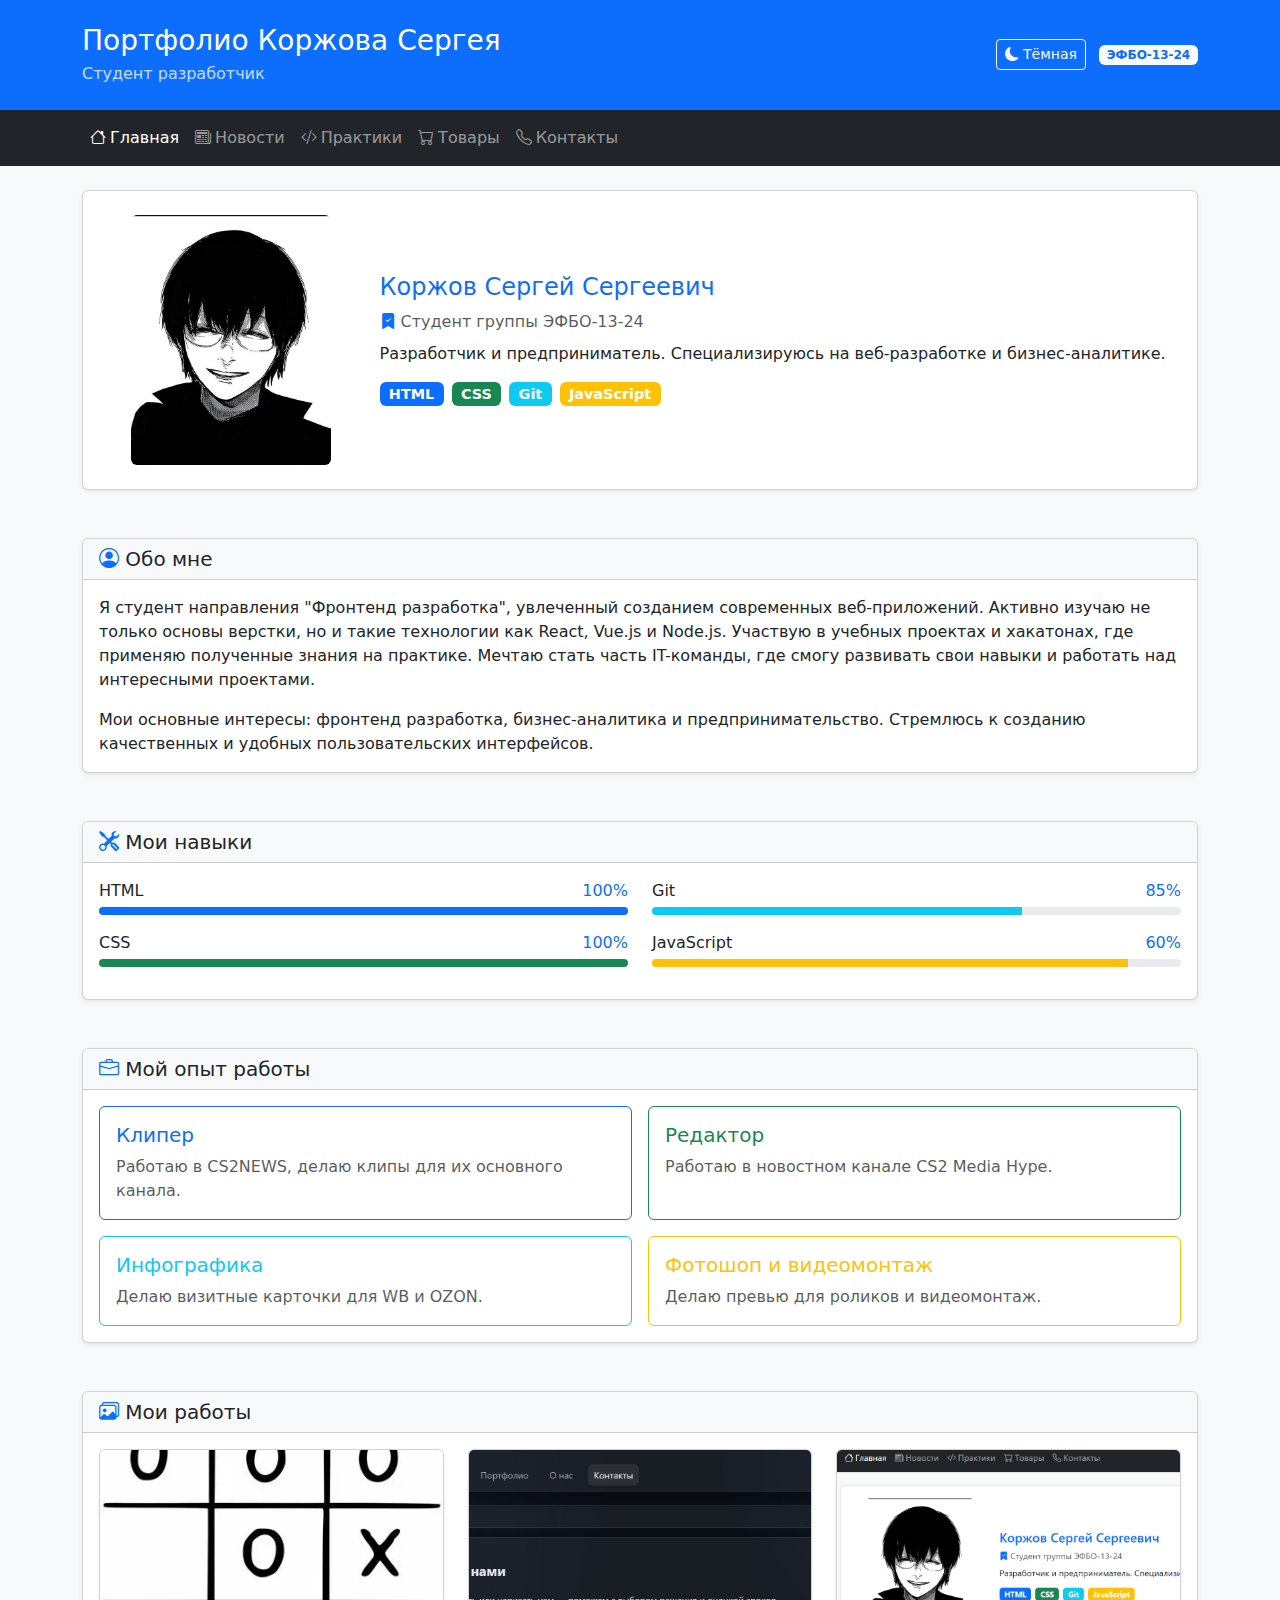
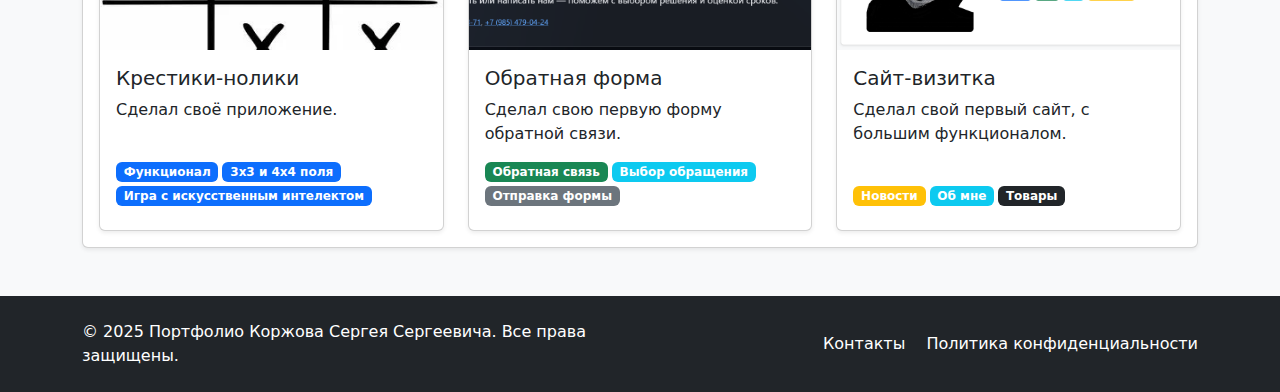
<file: index.html>
<!DOCTYPE html>
<html lang="ru" data-bs-theme="light">
<head>
    <meta charset="UTF-8">
    <meta name="viewport" content="width=device-width, initial-scale=1.0">
    <title>Главная - Портфолио</title>
    <link href="https://cdn.jsdelivr.net/npm/bootstrap@5.3.2/dist/css/bootstrap.min.css" rel="stylesheet">
    <link rel="stylesheet" href="https://cdn.jsdelivr.net/npm/bootstrap-icons@1.11.1/font/bootstrap-icons.css">
    <style>
        .profile-img {
            width: 200px;
            height: 250px;
            object-fit: cover;
        }
        .skill-tag {
            font-size: 0.9rem;
        }
        .experience-card, .work-card {
            transition: transform 0.3s ease;
        }
        .experience-card:hover, .work-card:hover {
            transform: translateY(-5px);
        }
        .work-image {
            height: 200px;
            object-fit: cover;
            width: 100%;
        }
        .theme-btn {
            transition: all 0.3s ease;
        }
    </style>
</head>
<body class="bg-light">
    <div class="container-fluid p-0">
        <header class="bg-primary text-white py-4">
            <div class="container">
                <div class="row align-items-center">
                    <div class="col">
                        <h1 class="h3 mb-1">Портфолио Коржова Сергея</h1>
                        <p class="mb-0 opacity-75">Студент разработчик</p>
                    </div>
                    <div class="col-auto">
                        <button class="btn btn-sm theme-btn btn-outline-light">
                            <i class="bi bi-moon-fill"></i> Тёмная
                        </button>
                        <span class="badge bg-light text-primary ms-2">ЭФБО-13-24</span>
                    </div>
                </div>
            </div>
        </header>

        <nav class="navbar navbar-expand-lg navbar-dark bg-dark">
            <div class="container">
                <button class="navbar-toggler" type="button" data-bs-toggle="collapse" data-bs-target="#navbarNav">
                    <span class="navbar-toggler-icon"></span>
                </button>
                <div class="collapse navbar-collapse" id="navbarNav">
                    <ul class="navbar-nav">
                        <li class="nav-item">
                            <a class="nav-link active" href="index-v1.html">
                                <i class="bi bi-house me-1"></i>Главная
                            </a>
                        </li>
                        <li class="nav-item">
                            <a class="nav-link" href="pages/news.html">
                                <i class="bi bi-newspaper me-1"></i>Новости
                            </a>
                        </li>
                        <li class="nav-item">
                            <a class="nav-link" href="pages/practices.html">
                                <i class="bi bi-code-slash me-1"></i>Практики
                            </a>
                        </li>
                        <li class="nav-item">
                            <a class="nav-link" href="pages/goods.html">
                                <i class="bi bi-cart me-1"></i>Товары
                            </a>
                        </li>
                        <li class="nav-item">
                            <a class="nav-link" href="pages/contacts.html">
                                <i class="bi bi-telephone me-1"></i>Контакты
                            </a>
                        </li>
                    </ul>
                </div>
            </div>
        </nav>

        <main class="container my-4">
            <section class="mb-5">
                <div class="card shadow-sm">
                    <div class="card-body p-4">
                        <div class="row align-items-center">
                            <div class="col-md-3 text-center mb-3 mb-md-0">
                                <img src="images/avatar.jpg" alt="Фото автора" class="profile-img rounded">
                            </div>
                            <div class="col-md-9">
                                <h2 class="card-title h4 text-primary">Коржов Сергей Сергеевич</h2>
                                <p class="card-text text-muted mb-2">
                                    <i class="bi bi-bookmark-check-fill text-primary"></i>
                                    Студент группы ЭФБО-13-24
                                </p>
                                <p class="card-text">
                                    Разработчик и предприниматель. Специализируюсь на веб-разработке и бизнес-аналитике.
                                </p>
                                <div class="d-flex gap-2 flex-wrap">
                                    <span class="badge bg-primary skill-tag">HTML</span>
                                    <span class="badge bg-success skill-tag">CSS</span>
                                    <span class="badge bg-info skill-tag">Git</span>
                                    <span class="badge bg-warning skill-tag">JavaScript</span>
                                </div>
                            </div>
                        </div>
                    </div>
                </div>
            </section>

            <section class="mb-5">
                <div class="card shadow-sm">
                    <div class="card-header bg-light">
                        <h3 class="card-title h5 mb-0">
                            <i class="bi bi-person-circle text-primary"></i>
                            Обо мне
                        </h3>
                    </div>
                    <div class="card-body">
                        <p class="card-text">
    Я студент направления "Фронтенд разработка", увлеченный созданием современных веб-приложений. 
    Активно изучаю не только основы верстки, но и такие технологии как React, Vue.js и Node.js. 
    Участвую в учебных проектах и хакатонах, где применяю полученные знания на практике. 
    Мечтаю стать часть IT-команды, где смогу развивать свои навыки и работать над интересными проектами.
                        </p>
                        <p class="card-text">
                            Мои основные интересы: фронтенд разработка, бизнес-аналитика и предпринимательство.
                            Стремлюсь к созданию качественных и удобных пользовательских интерфейсов.
                        </p>
                    </div>
                </div>
            </section>

            <section class="mb-5">
                <div class="card shadow-sm">
                    <div class="card-header bg-light">
                        <h3 class="card-title h5 mb-0">
                            <i class="bi bi-tools text-primary"></i>
                            Мои навыки
                        </h3>
                    </div>
                    <div class="card-body">
                        <div class="row">
                            <div class="col-md-6">
                                <div class="mb-3">
                                    <div class="d-flex justify-content-between mb-1">
                                        <span>HTML</span>
                                        <span class="text-primary">100%</span>
                                    </div>
                                    <div class="progress" style="height: 8px;">
                                        <div class="progress-bar bg-primary" style="width: 100%"></div>
                                    </div>
                                </div>
                                <div class="mb-3">
                                    <div class="d-flex justify-content-between mb-1">
                                        <span>CSS</span>
                                        <span class="text-primary">100%</span>
                                    </div>
                                    <div class="progress" style="height: 8px;">
                                        <div class="progress-bar bg-success" style="width: 100%"></div>
                                    </div>
                                </div>
                            </div>
                            <div class="col-md-6">
                                <div class="mb-3">
                                    <div class="d-flex justify-content-between mb-1">
                                        <span>Git</span>
                                        <span class="text-primary">85%</span>
                                    </div>
                                    <div class="progress" style="height: 8px;">
                                        <div class="progress-bar bg-info" style="width: 70%"></div>
                                    </div>
                                </div>
                                <div class="mb-3">
                                    <div class="d-flex justify-content-between mb-1">
                                        <span>JavaScript</span>
                                        <span class="text-primary">60%</span>
                                    </div>
                                    <div class="progress" style="height: 8px;">
                                        <div class="progress-bar bg-warning" style="width: 90%"></div>
                                    </div>
                                </div>
                            </div>
                        </div>
                    </div>
                </div>
            </section>

            <section class="mb-5">
                <div class="card shadow-sm">
                    <div class="card-header bg-light">
                        <h3 class="card-title h5 mb-0">
                            <i class="bi bi-briefcase text-primary"></i>
                            Мой опыт работы
                        </h3>
                    </div>
                    <div class="card-body">
                        <div class="row g-3">
                            <div class="col-md-6">
                                <div class="card h-100 experience-card border-primary">
                                    <div class="card-body">
                                        <h5 class="card-title text-primary">Клипер</h5>
                                        <p class="card-text text-muted">
                                            Работаю в CS2NEWS, делаю клипы для их основного канала.
                                        </p>
                                    </div>
                                </div>
                            </div>
                            <div class="col-md-6">
                                <div class="card h-100 experience-card border-success">
                                    <div class="card-body">
                                        <h5 class="card-title text-success">Редактор</h5>
                                        <p class="card-text text-muted">
                                            Работаю в новостном канале CS2 Media Hype.
                                        </p>
                                    </div>
                                </div>
                            </div>
                            <div class="col-md-6">
                                <div class="card h-100 experience-card border-info">
                                    <div class="card-body">
                                        <h5 class="card-title text-info">Инфографика</h5>
                                        <p class="card-text text-muted">
                                            Делаю визитные карточки для WB и OZON.
                                        </p>
                                    </div>
                                </div>
                            </div>
                            <div class="col-md-6">
                                <div class="card h-100 experience-card border-warning">
                                    <div class="card-body">
                                        <h5 class="card-title text-warning">Фотошоп и видеомонтаж</h5>
                                        <p class="card-text text-muted">
                                            Делаю превью для роликов и видеомонтаж.
                                        </p>
                                    </div>
                                </div>
                            </div>
                        </div>
                    </div>
                </div>
            </section>

            <section class="mb-5">
                <div class="card shadow-sm">
                    <div class="card-header bg-light">
                        <h3 class="card-title h5 mb-0">
                            <i class="bi bi-images text-primary"></i>
                            Мои работы
                        </h3>
                    </div>
                    <div class="card-body">
                        <div class="row g-4">

                            <div class="col-md-6 col-lg-4">
                                <div class="card work-card shadow-sm h-100">
                                    <img src="images/krest-nol.png" class="card-img-top work-image">
                                    <div class="card-body d-flex flex-column">
                                        <h5 class="card-title">Крестики-нолики</h5>
                                        <p class="card-text flex-grow-1">
                                            Сделал своё приложение.
                                        </p>
                                        <div class="mt-auto">
                                            <div class="d-flex flex-wrap gap-1 mb-2">
                                                <span class="badge bg-primary">Функционал</span>
                                                <span class="badge bg-primary">3x3 и 4x4 поля</span>
                                                <span class="badge bg-primary">Игра с искусственным интелектом</span>
                                            </div>
                                        </div>
                                    </div>
                                </div>
                            </div>

                            <div class="col-md-6 col-lg-4">
                                <div class="card work-card shadow-sm h-100">
                                    <img src="images/forma.png" class="card-img-top work-image">
                                    <div class="card-body d-flex flex-column">
                                        <h5 class="card-title">Обратная форма</h5>
                                        <p class="card-text flex-grow-1">
                                            Сделал свою первую форму обратной связи.
                                        </p>
                                        <div class="mt-auto">
                                            <div class="d-flex flex-wrap gap-1 mb-2">
                                                <span class="badge bg-success">Обратная связь</span>
                                                <span class="badge bg-info">Выбор обращения</span>
                                                <span class="badge bg-secondary">Отправка формы</span>
                                            </div>
                                        </div>
                                    </div>
                                </div>
                            </div>

                            <div class="col-md-6 col-lg-4">
                                <div class="card work-card shadow-sm h-100">
                                    <img src="images/site.png" class="card-img-top work-image" alt="Букмекерская платформа">
                                    <div class="card-body d-flex flex-column">
                                        <h5 class="card-title">Сайт-визитка</h5>
                                        <p class="card-text flex-grow-1">
                                            Сделал свой первый сайт, с большим функционалом.
                                        </p>
                                        <div class="mt-auto">
                                            <div class="d-flex flex-wrap gap-1 mb-2">
                                                <span class="badge bg-warning">Новости</span>
                                                <span class="badge bg-info">Об мне</span>
                                                <span class="badge bg-dark">Товары</span>
                                            </div>
                                        </div>
                                    </div>
                                </div>
                            </div>
                        </div>
                    </div>
                </div>
            </section>
        </main>

        <footer class="bg-dark text-white py-4 mt-5">
            <div class="container">
                <div class="row align-items-center">
                    <div class="col-md-6">
                        <p class="mb-0">&copy; 2025 Портфолио Коржова Сергея Сергеевича. Все права защищены.</p>
                    </div>
                    <div class="col-md-6 text-md-end">
                        <a href="pages/contacts.html" class="text-white text-decoration-none me-3">Контакты</a>
                        <a href="#" class="text-white text-decoration-none">Политика конфиденциальности</a>
                    </div>
                </div>
            </div>
        </footer>
    </div>

    <script src="https://cdn.jsdelivr.net/npm/bootstrap@5.3.2/dist/js/bootstrap.bundle.min.js"></script>
    <script src="src/theme-toggle.js"></script>
</body>
</html>
</file>
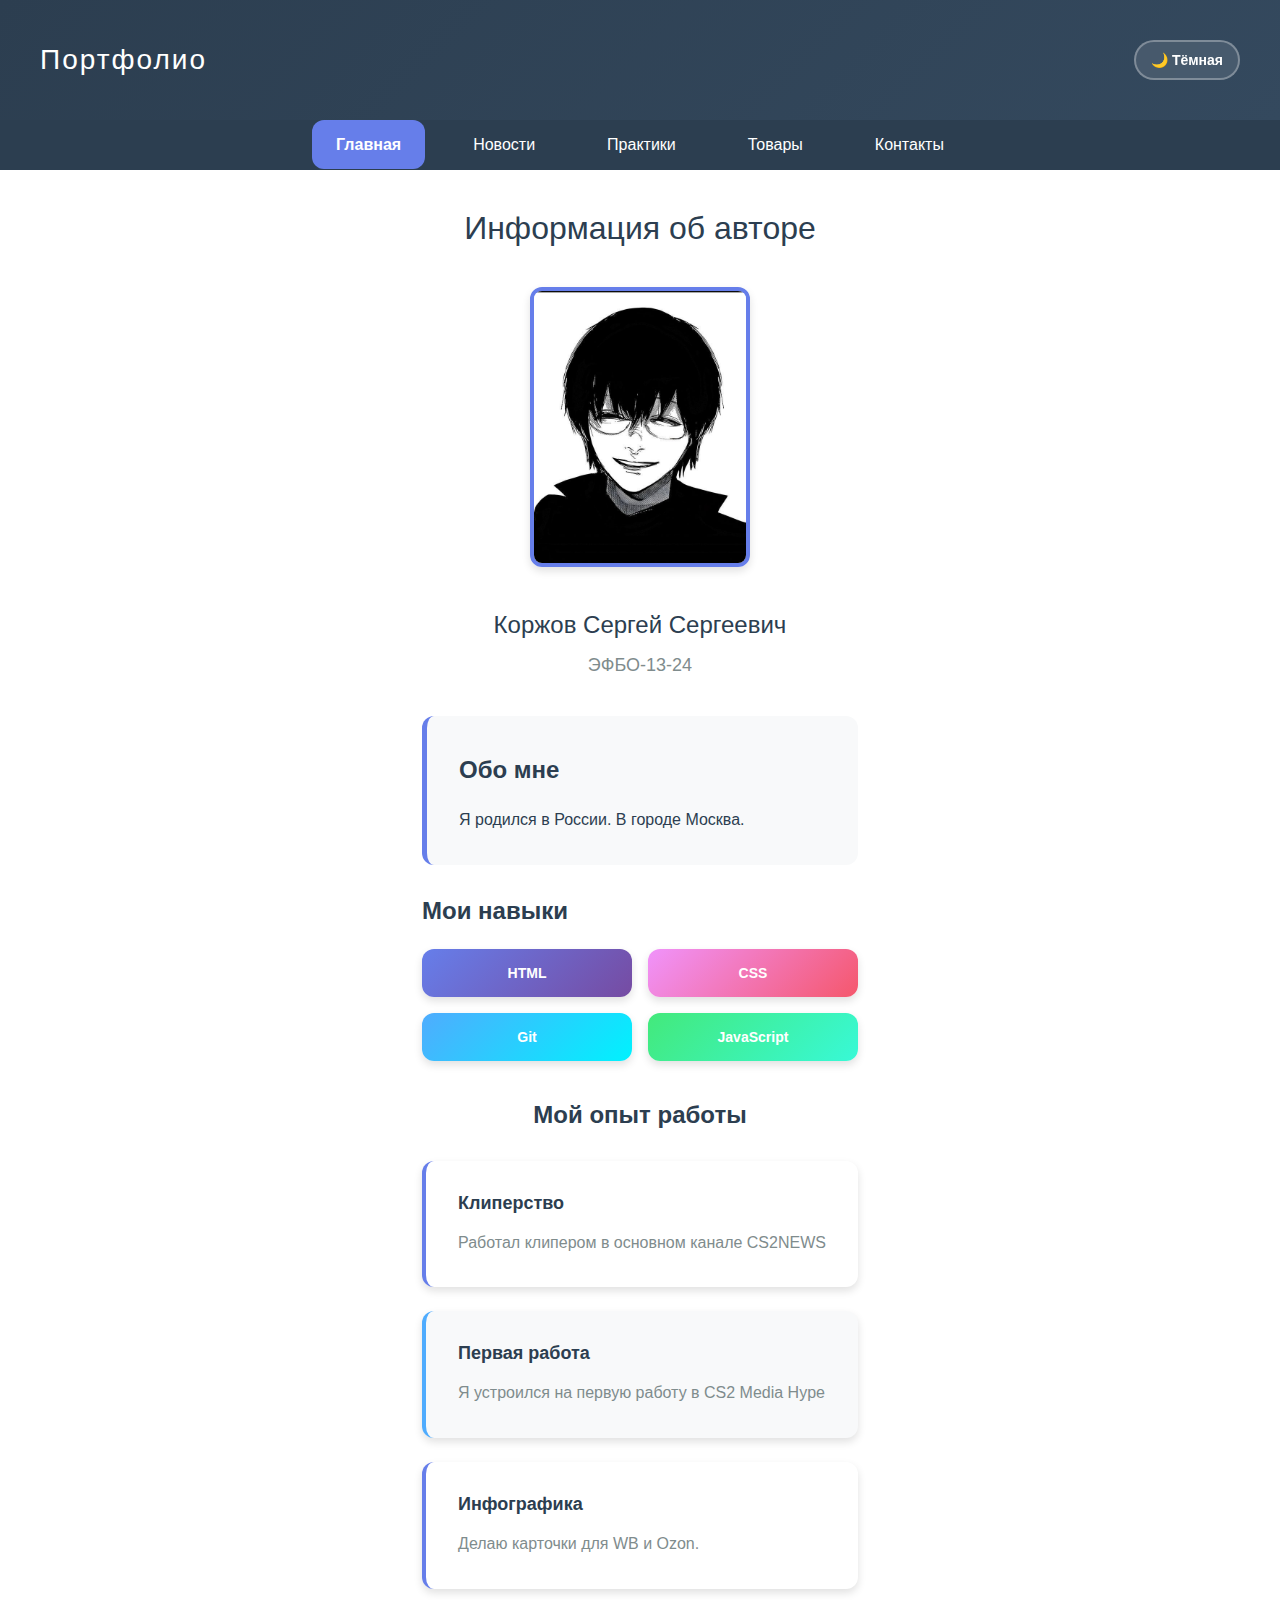
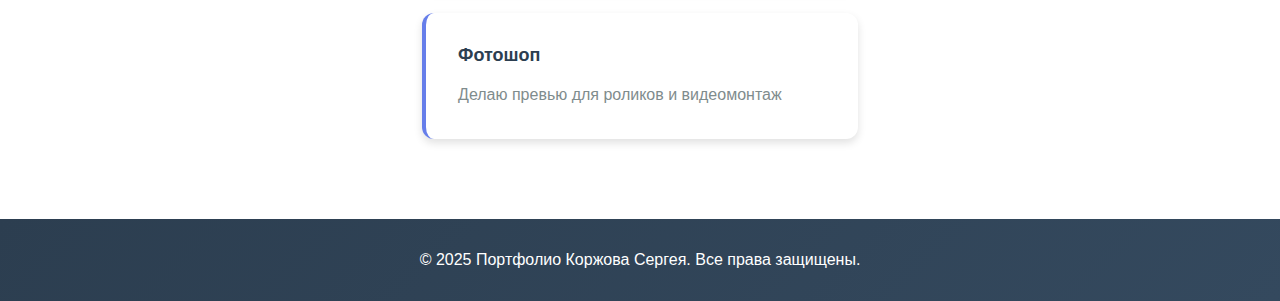
<file: index_v1.html>
<!DOCTYPE html>
<html lang="ru" data-theme="light">
    <head>
        <meta charset="UTF-8">
        <meta name="viewport" content="width=device-width, initial-scale=1.0">
        <title>Главная - Портфолио</title>
        <link rel="stylesheet" href="style/styles.css">
    </head>
    <body>
        <div class="page">
            <header class="header">
                <div class="header__content">
                    <h1 class="header__title">Портфолио</h1>
                    <button class="theme-switcher">🌙 Тёмная</button>
                </div>
            </header>
            
            <nav class="nav">
                <ul class="nav__list">
                    <li class="nav__item">
                        <a class="nav__link nav__link--active" href="index.html">Главная</a>
                    </li>
                    <li class="nav__item">
                        <a class="nav__link" href="pages/news.html">Новости</a>
                    </li>
                    <li class="nav__item">
                        <a class="nav__link" href="pages/practices.html">Практики</a>
                    </li>
                    <li class="nav__item">
                        <a class="nav__link" href="pages/goods.html">Товары</a>
                    </li>
                    <li class="nav__item">
                        <a class="nav__link" href="pages/contacts.html">Контакты</a>
                    </li>
                </ul>
            </nav>
            
            <main class="main">
                <article class="profile">
                    <h1 class="profile__title">Информация об авторе</h1>
                    <img class="profile__photo" src="images/avatar.jpg" alt="Фото автора">
                    <h2 class="profile__name">Коржов Сергей Сергеевич</h2>
                    <p class="profile__group">ЭФБО-13-24</p>
                </article>
                
                <section class="about">
                    <h2 class="about__title">Обо мне</h2>
                    <p class="about__text">
                        Я родился в России. В городе Москва.
                    </p>
                </section>
                
                <section class="skills">
                    <h2 class="skills__title">Мои навыки</h2>
                    <div class="skills__grid">
                        <div class="skill skill--intellectual">HTML</div>
                        <div class="skill skill--amazing">CSS</div>
                        <div class="skill skill--charming">Git</div>
                        <div class="skill skill--attractive">JavaScript</div>
                    </div>
                </section>
                
                <section class="experience">
                    <h2 class="experience__title">Мой опыт работы</h2>
                    <div class="experience__grid">
                        <article class="experience-card">
                            <h3 class="experience-card__title">Клиперство</h3>
                            <p class="experience-card__desc">Работал клипером в основном канале CS2NEWS</p>
                        </article>
                        <article class="experience-card experience-card--highlight">
                            <h3 class="experience-card__title">Первая работа</h3>
                            <p class="experience-card__desc">Я устроился на первую работу в CS2 Media Hype</p>
                        </article>
                        <article class="experience-card">
                            <h3 class="experience-card__title">Инфографика</h3>
                            <p class="experience-card__desc">Делаю карточки для WB и Ozon.</p>
                        </article>
                        <article class="experience-card">
                            <h3 class="experience-card__title">Фотошоп</h3>
                            <p class="experience-card__desc">Делаю превью для роликов и видеомонтаж</p>
                        </article>
                    </div>
                </section>
            </main>
            
            <footer class="footer">
                <p>&copy; 2025 Портфолио Коржова Сергея. Все права защищены.</p>
            </footer>
        </div>
        
        <script src="src/theme.js"></script>
    </body>
</html>
</file>
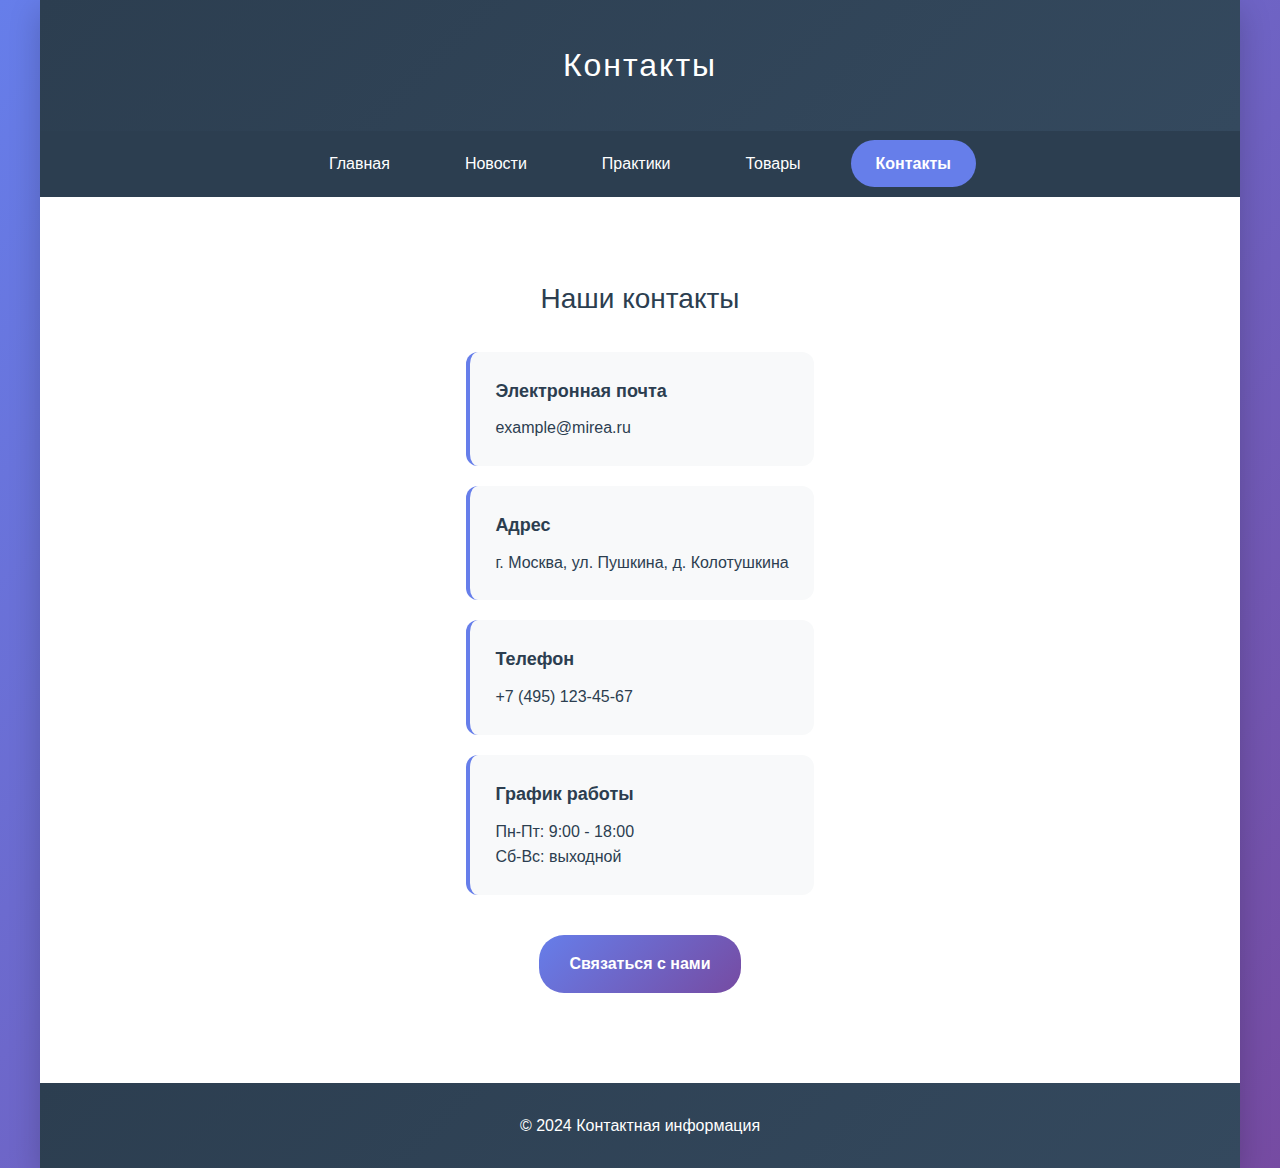
<file: pages/contacts.html>
<!DOCTYPE html>
<html lang="ru">
<head>
    <meta charset="UTF-8">
    <meta name="viewport" content="width=device-width, initial-scale=1.0">
    <title>Контакты - Портфолио</title>
    <link rel="stylesheet" href="../styles.css">
</head>
<body>
    <div class="page">
        <header class="header">
            <h1 class="header__title">Контакты</h1>
        </header>

        <nav class="nav">
            <ul class="nav__list">
                <li class="nav__item">
                    <a class="nav__link" href="../index.html">Главная</a>
                </li>
                <li class="nav__item">
                    <a class="nav__link" href="news.html">Новости</a>
                </li>
                <li class="nav__item">
                    <a class="nav__link" href="practices.html">Практики</a>
                </li>
                <li class="nav__item">
                    <a class="nav__link" href="goods.html">Товары</a>
                </li>
                <li class="nav__item">
                    <a class="nav__link nav__link--active" href="contacts.html">Контакты</a>
                </li>
            </ul>
        </nav>

        <main class="main">
            <section class="contacts">
                <h2 class="contacts__title">Наши контакты</h2>
                
                <div class="contact-info">
                    <h3 class="contact-info__title">Электронная почта</h3>
                    <p>example@mirea.ru</p>
                </div>

                <div class="contact-info">
                    <h3 class="contact-info__title">Адрес</h3>
                    <p>г. Москва, ул. Пушкина, д. Колотушкина</p>
                </div>

                <div class="contact-info">
                    <h3 class="contact-info__title">Телефон</h3>
                    <p>+7 (495) 123-45-67</p>
                </div>

                <div class="contact-info">
                    <h3 class="contact-info__title">График работы</h3>
                    <p>Пн-Пт: 9:00 - 18:00<br>Сб-Вс: выходной</p>
                </div>

                <button class="contact-button" onclick="contactModal.showModal()">Связаться с нами</button>
            </section>
        </main>

        <footer class="footer">
            <p class="footer__text">© 2024 Контактная информация</p>
        </footer>
    </div>

    <!-- Модальное окно для формы обратной связи -->
    <dialog id="contactModal" class="modal">
        <div class="modal__header">
            <h2 class="modal__title">Форма обратной связи</h2>
        </div>

        <div class="modal__content">
            <form id="feedbackForm" method="dialog">
                <div class="form-group">
                    <label class="form-group__label" for="name">Имя <span class="required">*</span></label>
                    <input class="form-group__input" type="text" id="name" name="name" required placeholder="Введите ваше имя">
                </div>

                <div class="form-group">
                    <label class="form-group__label" for="phone">Телефон <span class="required">*</span></label>
                    <input class="form-group__input" type="tel" id="phone" name="phone" required placeholder="+7 (XXX) XXX-XX-XX">
                </div>

                <div class="form-group">
                    <label class="form-group__label" for="email">Электронная почта <span class="required">*</span></label>
                    <input class="form-group__input" type="email" id="email" name="email" required placeholder="example@mail.ru">
                </div>

                <div class="form-group">
                    <label class="form-group__label" for="category">Категория обращения <span class="required">*</span></label>
                    <select class="form-group__select" id="category" name="category" required>
                        <option value="">Выберите категорию</option>
                        <option value="technical">Техническая поддержка</option>
                        <option value="commercial">Коммерческое предложение</option>
                        <option value="cooperation">Сотрудничество</option>
                        <option value="complaint">Жалоба</option>
                        <option value="suggestion">Предложение</option>
                        <option value="other">Другое</option>
                    </select>
                </div>

                <div class="form-group">
                    <label class="form-group__label" for="message">Текст обращения <span class="required">*</span></label>
                    <textarea class="form-group__textarea" id="message" name="message" required placeholder="Опишите вашу проблему или вопрос..."></textarea>
                </div>

                <div class="modal__actions">
                    <button type="submit" class="btn btn--secondary">Отмена</button>
                    <button type="button" class="btn btn--primary" onclick="submitForm()">Отправить</button>
                </div>
            </form>
        </div>
    </dialog>

    <script>
        // Функция для отправки формы
        function submitForm() {
            const form = document.getElementById('feedbackForm');
            const formData = new FormData(form);

            // Простая валидация
            if (!form.checkValidity()) {
                form.reportValidity();
                return;
            }

            // Собираем данные формы
            const data = {
                name: formData.get('name'),
                phone: formData.get('phone'),
                email: formData.get('email'),
                category: formData.get('category'),
                message: formData.get('message')
            };

            // В реальном приложении здесь был бы AJAX-запрос
            console.log('Данные формы:', data);

            // Показываем уведомление об успешной отправке
            alert('Спасибо! Ваше обращение отправлено. Мы свяжемся с вами в ближайшее время.');

            // Закрываем модальное окно
            contactModal.close();

            // Очищаем форму
            form.reset();
        }

        // Закрытие модального окна по клику на фон
        document.getElementById('contactModal').addEventListener('click', function(event) {
            if (event.target === this) {
                this.close();
            }
        });

        // Обработка отправки формы через Enter (предотвращаем стандартное поведение)
        document.getElementById('feedbackForm').addEventListener('keypress', function(event) {
            if (event.key === 'Enter' && event.target.type !== 'textarea') {
                event.preventDefault();
            }
        });

        // Маска для телефона
        document.getElementById('phone').addEventListener('input', function(e) {
            let x = e.target.value.replace(/\D/g, '').match(/(\d{0,1})(\d{0,3})(\d{0,3})(\d{0,2})(\d{0,2})/);
            e.target.value = '+7' + (x[2] ? ' (' + x[2] : '') + (x[3] ? ') ' + x[3] : '') + (x[4] ? '-' + x[4] : '') + (x[5] ? '-' + x[5] : '');
        });
    </script>
</body>
</html>
</file>
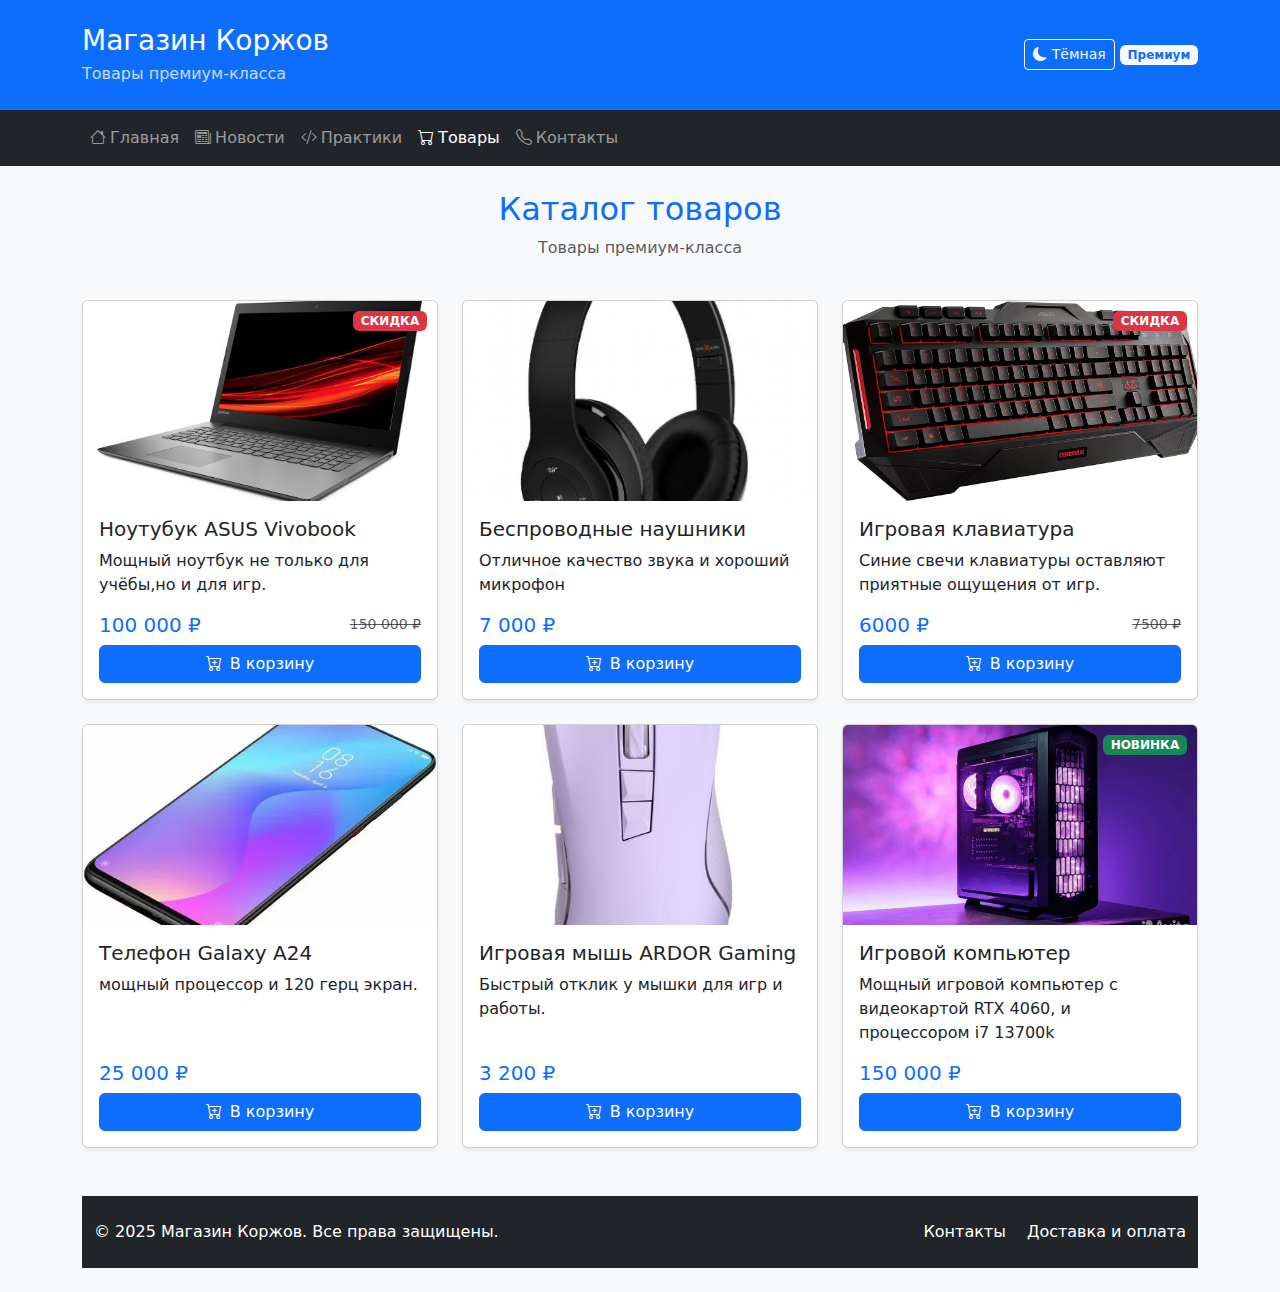
<file: pages/goods.html>
<!DOCTYPE html>
<html lang="ru">
<head>
    <meta charset="UTF-8">
    <meta name="viewport" content="width=device-width, initial-scale=1.0">
    <title>Товары - Магазин</title>
    <link href="https://cdn.jsdelivr.net/npm/bootstrap@5.3.2/dist/css/bootstrap.min.css" rel="stylesheet">
    <link rel="stylesheet" href="https://cdn.jsdelivr.net/npm/bootstrap-icons@1.11.1/font/bootstrap-icons.css">
    <style>
        .product-card {
            transition: transform 0.3s ease;
        }
        .product-card:hover {
            transform: translateY(-5px);
        }
        .product-img {
            height: 200px;
            object-fit: cover;
        }
        .discount-badge {
            position: absolute;
            top: 10px;
            right: 10px;
        }
    </style>
</head>
<body class="bg-light">
    <div class="container-fluid p-0">
        <header class="bg-primary text-white py-4">
            <div class="container">
                <div class="row align-items-center">
                    <div class="col">
                        <h1 class="h3 mb-1">Магазин Коржов</h1>
                        <p class="mb-0 opacity-75">Товары премиум-класса</p>
                    </div>
                    <div class="col-auto">
                        <button class="btn btn-sm theme-btn btn-outline-light">
                            <i class="bi bi-moon-fill"></i> Тёмная
                        </button>
                        <span class="badge bg-light text-primary">Премиум</span>
                    </div>
                </div>
            </div>
        </header>

        <nav class="navbar navbar-expand-lg navbar-dark bg-dark">
            <div class="container">
                <button class="navbar-toggler" type="button" data-bs-toggle="collapse" data-bs-target="#navbarNav">
                    <span class="navbar-toggler-icon"></span>
                </button>
                <div class="collapse navbar-collapse" id="navbarNav">
                    <ul class="navbar-nav">
                        <li class="nav-item">
                            <a class="nav-link" href="../index.html">
                                <i class="bi bi-house me-1"></i>Главная
                            </a>
                        </li>
                        <li class="nav-item">
                            <a class="nav-link" href="news.html">
                                <i class="bi bi-newspaper me-1"></i>Новости
                            </a>
                        </li>
                        <li class="nav-item">
                            <a class="nav-link" href="practices.html">
                                <i class="bi bi-code-slash me-1"></i>Практики
                            </a>
                        </li>
                        <li class="nav-item">
                            <a class="nav-link active" href="goods-v1.html">
                                <i class="bi bi-cart me-1"></i>Товары
                            </a>
                        </li>
                        <li class="nav-item">
                            <a class="nav-link" href="contacts.html">
                                <i class="bi bi-telephone me-1"></i>Контакты
                            </a>
                        </li>
                    </ul>
                </div>
            </div>
        </nav>

        <main class="container my-4">
            <div class="row mb-4">
                <div class="col">
                    <h2 class="text-center text-primary">Каталог товаров</h2>
                    <p class="text-center text-muted">Товары премиум-класса</p>
                </div>
            </div>

            <div class="row g-4">
                <div class="col-md-6 col-lg-4">
                    <div class="card product-card shadow-sm h-100 position-relative">
                        <span class="badge bg-danger discount-badge">СКИДКА</span>
                        <img src="../images/goods1.png" class="card-img-top product-img" alt="Костюм">
                        <div class="card-body d-flex flex-column">
                            <h5 class="card-title">Ноутубук ASUS Vivobook</h5>
                            <p class="card-text flex-grow-1">Мощный ноутбук не только для учёбы,но и для игр.</p>
                            <div class="mt-auto">
                                <div class="d-flex justify-content-between align-items-center mb-2">
                                    <span class="h5 text-primary mb-0">100 000 ₽</span>
                                    <small class="text-muted text-decoration-line-through">150 000 ₽</small>
                                </div>
                                <button class="btn btn-primary w-100">
                                    <i class="bi bi-cart-plus me-2"></i>В корзину
                                </button>
                            </div>
                        </div>
                    </div>
                </div>

                <div class="col-md-6 col-lg-4">
                    <div class="card product-card shadow-sm h-100">
                        <img src="../images/goods2.png" class="card-img-top product-img" alt="Шляпа">
                        <div class="card-body d-flex flex-column">
                            <h5 class="card-title">Беспроводные наушники</h5>
                            <p class="card-text flex-grow-1">Отличное качество звука и хороший микрофон</p>
                            <div class="mt-auto">
                                <div class="d-flex justify-content-between align-items-center mb-2">
                                    <span class="h5 text-primary mb-0">7 000 ₽</span>
                                </div>
                                <button class="btn btn-primary w-100">
                                    <i class="bi bi-cart-plus me-2"></i>В корзину
                                </button>
                            </div>
                        </div>
                    </div>
                </div>

                <div class="col-md-6 col-lg-4">
                    <div class="card product-card shadow-sm h-100 position-relative">
                        <span class="badge bg-danger discount-badge">СКИДКА</span>
                        <img src="../images/goods3.png" class="card-img-top product-img" alt="Туфли">
                        <div class="card-body d-flex flex-column">
                            <h5 class="card-title">Игровая клавиатура</h5>
                            <p class="card-text flex-grow-1">Синие свечи клавиатуры оставляют приятные ощущения от игр.</p>
                            <div class="mt-auto">
                                <div class="d-flex justify-content-between align-items-center mb-2">
                                    <span class="h5 text-primary mb-0">6000 ₽</span>
                                    <small class="text-muted text-decoration-line-through">7500 ₽</small>
                                </div>
                                <button class="btn btn-primary w-100">
                                    <i class="bi bi-cart-plus me-2"></i>В корзину
                                </button>
                            </div>
                        </div>
                    </div>
                </div>

                <div class="col-md-6 col-lg-4">
                    <div class="card product-card shadow-sm h-100">
                        <img src="../images/goods4.png" class="card-img-top product-img" alt="Галстук">
                        <div class="card-body d-flex flex-column">
                            <h5 class="card-title">Телефон Galaxy A24</h5>
                            <p class="card-text flex-grow-1">мощный процессор и 120 герц экран.</p>
                            <div class="mt-auto">
                                <div class="d-flex justify-content-between align-items-center mb-2">
                                    <span class="h5 text-primary mb-0">25 000 ₽</span>
                                </div>
                                <button class="btn btn-primary w-100">
                                    <i class="bi bi-cart-plus me-2"></i>В корзину
                                </button>
                            </div>
                        </div>
                    </div>
                </div>

                <div class="col-md-6 col-lg-4">
                    <div class="card product-card shadow-sm h-100">
                        <img src="../images/мышь.png" class="card-img-top product-img" alt="Ремень">
                        <div class="card-body d-flex flex-column">
                            <h5 class="card-title">Игровая мышь ARDOR Gaming</h5>
                            <p class="card-text flex-grow-1">Быстрый отклик у мышки для игр и работы.</p>
                            <div class="mt-auto">
                                <div class="d-flex justify-content-between align-items-center mb-2">
                                    <span class="h5 text-primary mb-0">3 200 ₽</span>
                                </div>
                                <button class="btn btn-primary w-100">
                                    <i class="bi bi-cart-plus me-2"></i>В корзину
                                </button>
                            </div>
                        </div>
                    </div>
                </div>

                <div class="col-md-6 col-lg-4">
                    <div class="card product-card shadow-sm h-100 position-relative">
                        <span class="badge bg-success discount-badge">НОВИНКА</span>
                        <img src="../images/комп.png" class="card-img-top product-img" alt="Компьютер">
                        <div class="card-body d-flex flex-column">
                            <h5 class="card-title">Игровой компьютер</h5>
                            <p class="card-text flex-grow-1">Мощный игровой компьютер с видеокартой RTX 4060, и процессором i7 13700k</p>
                            <div class="mt-auto">
                                <div class="d-flex justify-content-between align-items-center mb-2">
                                    <span class="h5 text-primary mb-0">150 000 ₽</span>
                                </div>
                                <button class="btn btn-primary w-100">
                                    <i class="bi bi-cart-plus me-2"></i>В корзину
                                </button>
                            </div>
                        </div>
                    </div>
                </div>
            </div>


        <footer class="bg-dark text-white py-4 mt-5">
            <div class="container">
                <div class="row align-items-center">
                    <div class="col-md-6">
                        <p class="mb-0">&copy; 2025 Магазин Коржов. Все права защищены.</p>
                    </div>
                    <div class="col-md-6 text-md-end">
                        <a href="contacts.html" class="text-white text-decoration-none me-3">Контакты</a>
                        <a href="#" class="text-white text-decoration-none">Доставка и оплата</a>
                    </div>
                </div>
            </div>
        </footer>
    </div>

    <script src="https://cdn.jsdelivr.net/npm/bootstrap@5.3.2/dist/js/bootstrap.bundle.min.js"></script>
    <script src="../src/theme-toggle.js"></script>
</body>
</html>
</file>
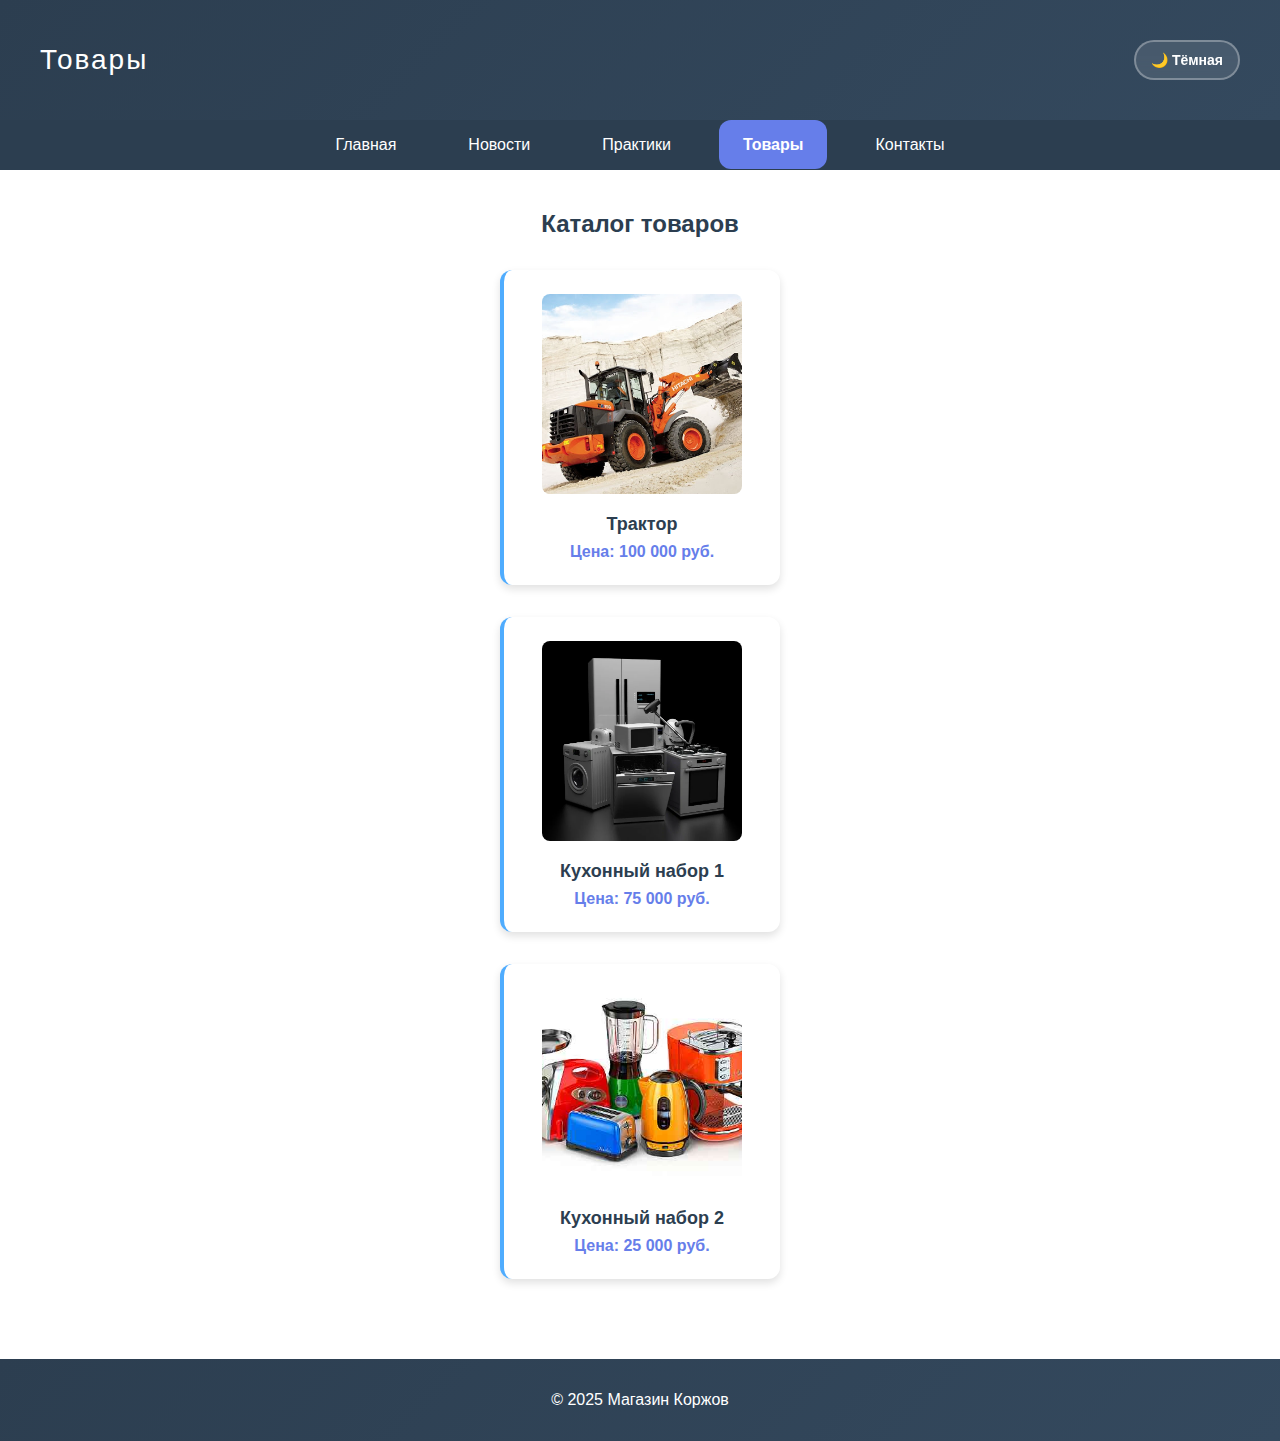
<file: pages/goods_v1.html>
<!DOCTYPE html>
<html lang="ru" data-theme="light">
    <head>
        <meta charset="UTF-8">
        <meta name="viewport" content="width=device-width, initial-scale=1.0">
        <title>Товары</title>
        <link rel="stylesheet" href="../style/styles.css">
    </head>
    <body>
        <div class="page">
            <header class="header">
                <div class="header__content">
                    <h1 class="header__title">Товары</h1>
                    <button class="theme-switcher">🌙 Тёмная</button>
                </div>
            </header>
            
            <nav class="nav">
                <ul class="nav__list">
                    <li class="nav__item">
                        <a class="nav__link" href="../index.html">Главная</a>
                    </li>
                    <li class="nav__item">
                        <a class="nav__link" href="news.html">Новости</a>
                    </li>
                    <li class="nav__item">
                        <a class="nav__link" href="practices.html">Практики</a>
                    </li>
                    <li class="nav__item">
                        <a class="nav__link nav__link--active" href="goods.html">Товары</a>
                    </li>
                    <li class="nav__item">
                        <a class="nav__link" href="contacts.html">Контакты</a>
                    </li>
                </ul>
            </nav>
            
            <main class="main">
                <h2 class="experience__title">Каталог товаров</h2>
                <article class="goods">
                    <section class="goods-card">
                        <img class="goods-card__image" src="../images/img.tovar1.jpg" alt="Костюм">
                        <p class="goods-card__name">Трактор</p>
                        <p class="goods-card__price">Цена: 100 000 руб.</p>

                    </section>
                    <section class="goods-card">
                        <img class="goods-card__image" src="../images/Img.tovar2.webp" alt="Шляпа">
                        <p class="goods-card__name">Кухонный набор 1</p>
                        <p class="goods-card__price">Цена: 75 000 руб.</p>
                    </section>
                    <section class="goods-card">
                        <img class="goods-card__image" src="../images/img.tovar3.jpg" alt="Туфли">
                        <p class="goods-card__name">Кухонный набор 2</p>
                        <p class="goods-card__price">Цена: 25 000 руб.</p>
                    </section>
                </article>
            </main>

            <footer class="footer">
                <p>&copy; 2025 Магазин Коржов</p>
            </footer>
        </div>
        
        <script src="../src/theme.js"></script>
    </body>
</html>
</file>
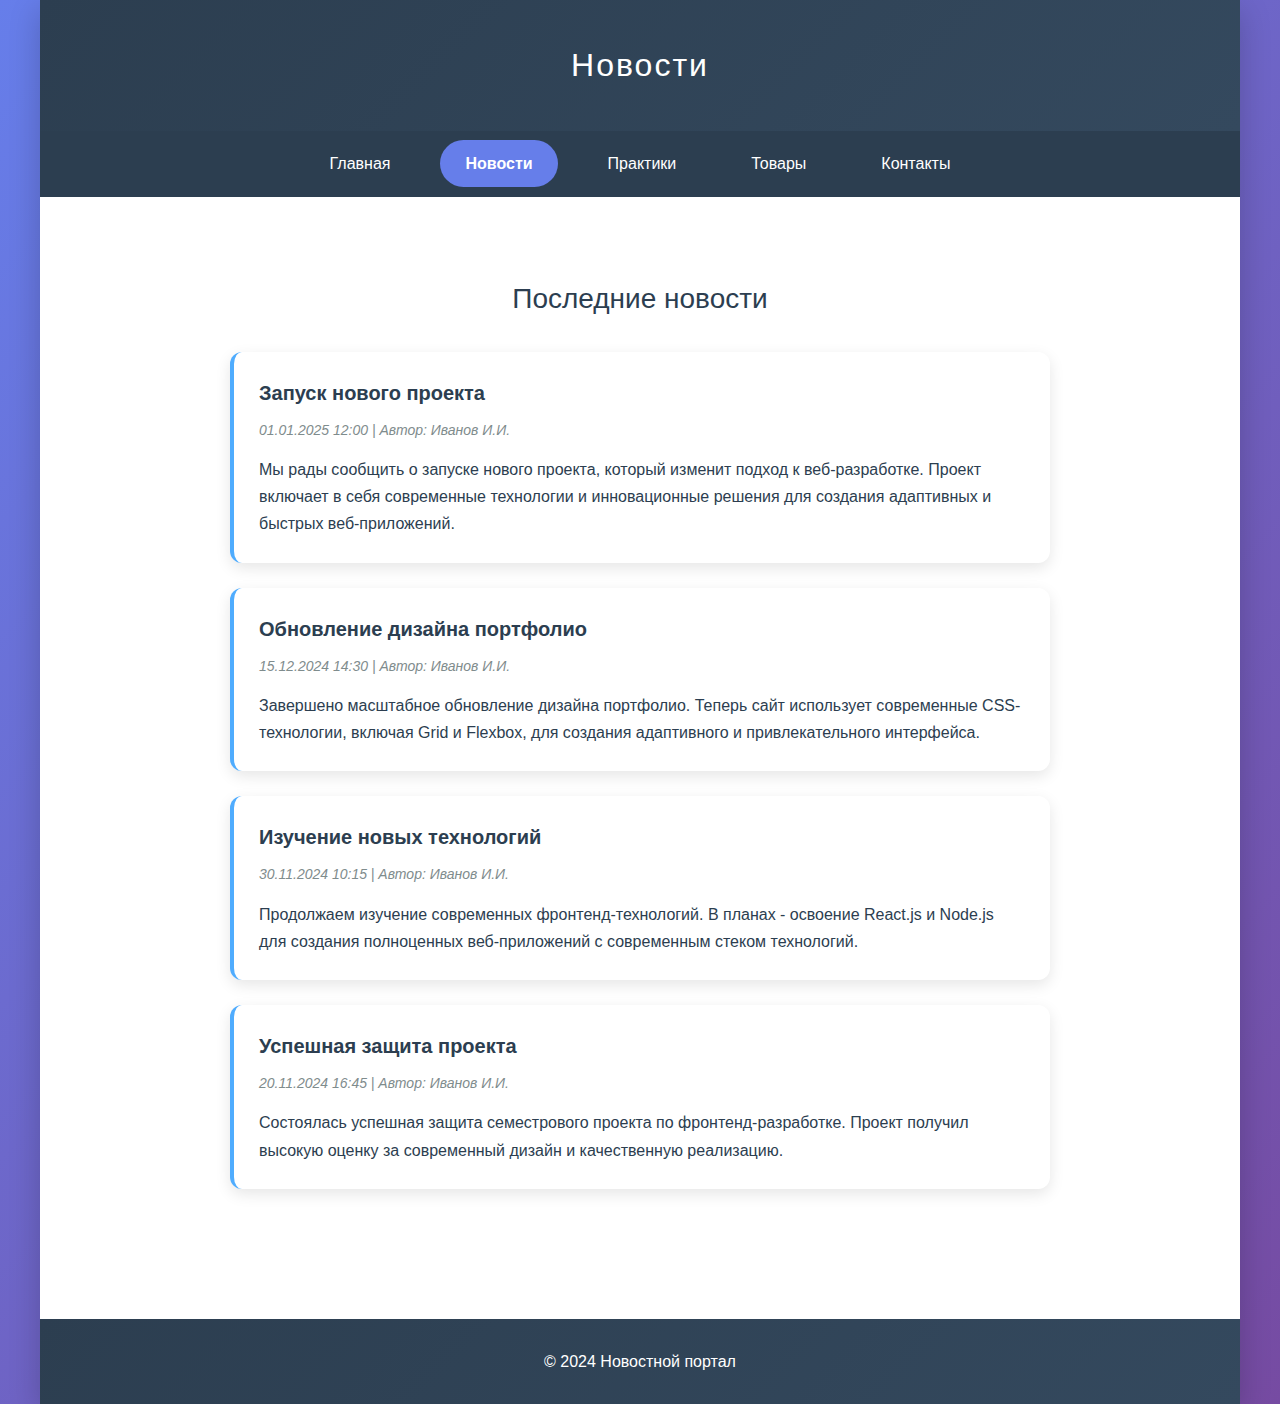
<file: pages/news.html>
<!DOCTYPE html>
<html lang="ru">
<head>
    <meta charset="UTF-8">
    <meta name="viewport" content="width=device-width, initial-scale=1.0">
    <title>Новости - Портфолио</title>
    <link rel="stylesheet" href="../styles.css">
</head>
<body>
    <div class="page">
        <header class="header">
            <h1 class="header__title">Новости</h1>
        </header>

        <nav class="nav">
            <ul class="nav__list">
                <li class="nav__item">
                    <a class="nav__link" href="../index.html">Главная</a>
                </li>
                <li class="nav__item">
                    <a class="nav__link nav__link--active" href="news.html">Новости</a>
                </li>
                <li class="nav__item">
                    <a class="nav__link" href="practices.html">Практики</a>
                </li>
                <li class="nav__item">
                    <a class="nav__link" href="goods.html">Товары</a>
                </li>
                <li class="nav__item">
                    <a class="nav__link" href="contacts.html">Контакты</a>
                </li>
            </ul>
        </nav>

        <main class="main">
            <section class="news">
                <h2 class="news__title">Последние новости</h2>
                
                <div class="news__container">
                    <article class="news-card">
                        <h3 class="news-card__title">Запуск нового проекта</h3>
                        <p class="news-card__meta">01.01.2025 12:00 | Автор: Иванов И.И.</p>
                        <p class="news-card__text">Мы рады сообщить о запуске нового проекта, который изменит подход к веб-разработке. Проект включает в себя современные технологии и инновационные решения для создания адаптивных и быстрых веб-приложений.</p>
                    </article>

                    <article class="news-card">
                        <h3 class="news-card__title">Обновление дизайна портфолио</h3>
                        <p class="news-card__meta">15.12.2024 14:30 | Автор: Иванов И.И.</p>
                        <p class="news-card__text">Завершено масштабное обновление дизайна портфолио. Теперь сайт использует современные CSS-технологии, включая Grid и Flexbox, для создания адаптивного и привлекательного интерфейса.</p>
                    </article>

                    <article class="news-card">
                        <h3 class="news-card__title">Изучение новых технологий</h3>
                        <p class="news-card__meta">30.11.2024 10:15 | Автор: Иванов И.И.</p>
                        <p class="news-card__text">Продолжаем изучение современных фронтенд-технологий. В планах - освоение React.js и Node.js для создания полноценных веб-приложений с современным стеком технологий.</p>
                    </article>

                    <article class="news-card">
                        <h3 class="news-card__title">Успешная защита проекта</h3>
                        <p class="news-card__meta">20.11.2024 16:45 | Автор: Иванов И.И.</p>
                        <p class="news-card__text">Состоялась успешная защита семестрового проекта по фронтенд-разработке. Проект получил высокую оценку за современный дизайн и качественную реализацию.</p>
                    </article>
                </div>
            </section>
        </main>

        <footer class="footer">
            <p class="footer__text">© 2024 Новостной портал</p>
        </footer>
    </div>
</body>
</html>
</file>
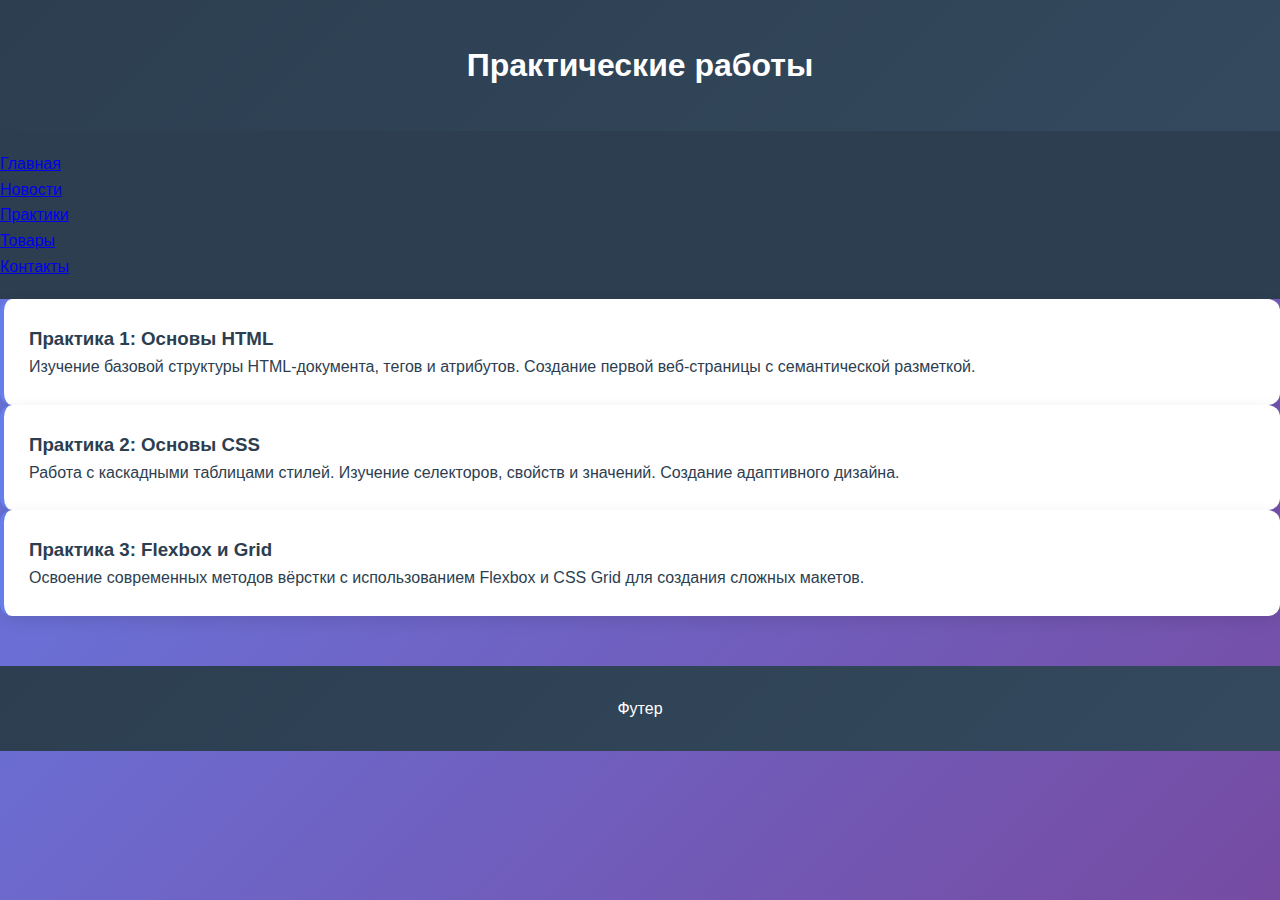
<file: pages/practices.html>
<!DOCTYPE html>
<html lang="ru">
<head>
    <meta charset="UTF-8">
    <meta name="viewport" content="width=device-width, initial-scale=1.0">
    <title>Практики - Семестровая работа</title>
    <link rel="stylesheet" href="../styles.css">
</head>
<body>
    <div class="page-container">
        <header class="header">
            <h1>Практические работы</h1>
        </header>

        <nav class="nav">
            <ul class="nav-list">
                <li class="nav-item"><a class="nav-link" href="../index.html">Главная</a></li>
                <li class="nav-item"><a class="nav-link" href="news.html">Новости</a></li>
                <li class="nav-item"><a class="nav-link" href="practices.html">Практики</a></li>
                <li class="nav-item"><a class="nav-link" href="goods.html">Товары</a></li>
                <li class="nav-item"><a class="nav-link" href="contacts.html">Контакты</a></li>
            </ul>
        </nav>

        <main class="content">
            <section class="experience-grid">
                <article class="experience-card">
                    <h3 class="experience-title">Практика 1: Основы HTML</h3>
                    <p class="experience-desc">Изучение базовой структуры HTML-документа, тегов и атрибутов. Создание первой веб-страницы с семантической разметкой.</p>
                </article>

                <article class="experience-card">
                    <h3 class="experience-title">Практика 2: Основы CSS</h3>
                    <p class="experience-desc">Работа с каскадными таблицами стилей. Изучение селекторов, свойств и значений. Создание адаптивного дизайна.</p>
                </article>

                <article class="experience-card">
                    <h3 class="experience-title">Практика 3: Flexbox и Grid</h3>
                    <p class="experience-desc">Освоение современных методов вёрстки с использованием Flexbox и CSS Grid для создания сложных макетов.</p>
                </article>
            </section>
        </main>

        <footer class="footer">
            <p>Футер</p>
        </footer>
    </div>
</body>
</html>
</file>
<file: style/styles.css>
:root {
    --color-primary: #667eea;
    --color-secondary: #764ba2;
    --color-accent: #4facfe;
    --color-success: #2ecc71;
    --color-warning: #f39c12;
    --color-error: #e74c3c;
    
    --color-bg: #ffffff;
    --color-surface: #f8f9fa;
    --color-text: #2c3e50;
    --color-text-light: #7f8c8d;
    --color-border: #e9ecef;
    
    --font-family: 'Segoe UI', Tahoma, Geneva, Verdana, sans-serif;
    --font-size-xs: 12px;
    --font-size-sm: 14px;
    --font-size-base: 16px;
    --font-size-lg: 18px;
    --font-size-xl: 24px;
    --font-size-2xl: 28px;
    --font-size-3xl: 32px;
    
    /* Размеры и отступы */
    --spacing-xs: 4px;
    --spacing-sm: 8px;
    --spacing-md: 16px;
    --spacing-lg: 24px;
    --spacing-xl: 32px;
    --spacing-2xl: 40px;
    
    /* Тени */
    --shadow-sm: 0 2px 4px rgba(0,0,0,0.1);
    --shadow-md: 0 4px 8px rgba(0,0,0,0.12);
    --shadow-lg: 0 8px 16px rgba(0,0,0,0.15);
    
    /* Скругления */
    --radius-sm: 4px;
    --radius-md: 8px;
    --radius-lg: 12px;
    --radius-xl: 16px;
    
    /* Анимации */
    --transition-fast: 0.15s ease;
    --transition-normal: 0.3s ease;
    --transition-slow: 0.5s ease;
}

/* Темная тема */
[data-theme="dark"] {
    --color-bg: #1a1a1a;
    --color-surface: #2d2d2d;
    --color-text: #ffffff;
    --color-text-light: #b0b0b0;
    --color-border: #404040;
}

/* Базовые стили */
* {
    margin: 0;
    padding: 0;
    box-sizing: border-box;
}

body {
    font-family: var(--font-family);
    background: linear-gradient(135deg, var(--color-primary) 0%, var(--color-secondary) 100%);
    min-height: 100vh;
    color: var(--color-text);
    transition: var(--transition-normal);
}

/* Блок: page */
.page {
    max-width: 1400px;
    margin: 0 auto;
    background: var(--color-bg);
    min-height: 100vh;
    box-shadow: var(--shadow-lg);
    display: grid;
    grid-template-rows: auto auto 1fr auto;
    grid-template-areas:
        "header"
        "nav"
        "main"
        "footer";
    transition: var(--transition-normal);
}

/* Блок: header */
.header {
    background: linear-gradient(135deg, #2c3e50 0%, #34495e 100%);
    color: white;
    text-align: center;
    padding: var(--spacing-2xl);
    font-size: var(--font-size-2xl);
    font-weight: 300;
    letter-spacing: 2px;
    grid-area: header;
}

.header__content {
    display: flex;
    justify-content: space-between;
    align-items: center;
    max-width: 1200px;
    margin: 0 auto;
}

.header__title {
    font-size: var(--font-size-2xl);
    font-weight: 300;
}

/* Блок: theme-switcher */
.theme-switcher {
    background: rgba(255,255,255,0.1);
    border: none;
    color: white;
    padding: var(--spacing-sm) var(--spacing-md);
    border-radius: var(--radius-lg);
    cursor: pointer;
    transition: var(--transition-normal);
    font-size: var(--font-size-sm);
}

.theme-switcher:hover {
    background: rgba(255,255,255,0.2);
    transform: translateY(-2px);
}

/* Блок: nav */
.nav {
    background: #2c3e50;
    padding: var(--spacing-md) 0;
    grid-area: nav;
}

.nav__list {
    list-style: none;
    margin: 0;
    padding: 0;
    display: flex;
    justify-content: center;
    gap: var(--spacing-lg);
}

.nav__item {
    margin: 0;
}

.nav__link {
    color: white;
    text-decoration: none;
    padding: var(--spacing-md) var(--spacing-lg);
    border-radius: var(--radius-lg);
    transition: var(--transition-normal);
    font-weight: 500;
}

.nav__link:hover {
    background: rgba(255,255,255,0.1);
    transform: translateY(-2px);
}

.nav__link--active {
    background: var(--color-primary);
    font-weight: 600;
}

/* Блок: main */
.main {
    padding: var(--spacing-2xl);
    max-width: 900px;
    margin: 0 auto;
    grid-area: main;
}

/* Блок: profile */
.profile {
    text-align: center;
    margin-bottom: var(--spacing-2xl);
}

.profile__title {
    font-size: var(--font-size-3xl);
    color: var(--color-text);
    margin-bottom: var(--spacing-md);
    font-weight: 300;
}

.profile__photo {
    width: 220px;
    height: 280px;
    border-radius: var(--radius-lg);
    object-fit: cover;
    margin: var(--spacing-lg) auto;
    border: 4px solid var(--color-primary);
    box-shadow: var(--shadow-md);
    transition: var(--transition-normal);
}

.profile__photo:hover {
    transform: scale(1.05);
    box-shadow: var(--shadow-lg);
}

.profile__name {
    font-size: var(--font-size-xl);
    color: var(--color-text);
    margin: var(--spacing-md) 0;
    font-weight: 500;
}

.profile__group {
    font-size: var(--font-size-lg);
    color: var(--color-text-light);
    margin: var(--spacing-sm) 0;
}

/* Блок: about */
.about {
    background: var(--color-surface);
    padding: var(--spacing-xl);
    border-radius: var(--radius-lg);
    margin: var(--spacing-xl) 0;
    border-left: 5px solid var(--color-primary);
    font-size: var(--font-size-base);
    line-height: 1.8;
    transition: var(--transition-normal);
}

.about:hover {
    transform: translateX(5px);
}

.about__title {
    font-size: var(--font-size-xl);
    color: var(--color-text);
    margin-bottom: var(--spacing-md);
    font-weight: 600;
}

.about__text {
    color: var(--color-text);
    line-height: 1.6;
}

/* Блок: skills */
.skills {
    margin: var(--spacing-xl) 0;
}

.skills__title {
    font-size: var(--font-size-xl);
    color: var(--color-text);
    margin-bottom: var(--spacing-lg);
    font-weight: 600;
}

.skills__grid {
    display: grid;
    grid-template-columns: repeat(auto-fit, minmax(150px, 1fr));
    gap: var(--spacing-md);
}

/* Элемент: skill */
.skill {
    background: linear-gradient(135deg, var(--color-accent) 0%, #00f2fe 100%);
    color: white;
    padding: var(--spacing-md) var(--spacing-lg);
    border-radius: var(--radius-lg);
    font-weight: 600;
    font-size: var(--font-size-sm);
    box-shadow: var(--shadow-md);
    transition: var(--transition-normal);
    text-align: center;
    cursor: pointer;
}

.skill:hover {
    transform: translateY(-3px);
    box-shadow: var(--shadow-lg);
}

.skill--intellectual {
    background: linear-gradient(135deg, #667eea 0%, #764ba2 100%);
}

.skill--amazing {
    background: linear-gradient(135deg, #f093fb 0%, #f5576c 100%);
}

.skill--charming {
    background: linear-gradient(135deg, #4facfe 0%, #00f2fe 100%);
}

.skill--attractive {
    background: linear-gradient(135deg, #43e97b 0%, #38f9d7 100%);
}

/* Блок: experience */
.experience {
    margin-top: var(--spacing-2xl);
}

.experience__title {
    font-size: var(--font-size-xl);
    color: var(--color-text);
    text-align: center;
    margin-bottom: var(--spacing-xl);
    font-weight: 600;
}

.experience__grid {
    display: grid;
    grid-template-columns: repeat(auto-fit, minmax(300px, 1fr));
    gap: var(--spacing-lg);
}

/* Блок: experience-card */
.experience-card {
    background: var(--color-bg);
    padding: var(--spacing-xl);
    border-radius: var(--radius-lg);
    box-shadow: var(--shadow-md);
    border-left: 4px solid var(--color-primary);
    transition: var(--transition-normal);
    cursor: pointer;
}

.experience-card:hover {
    transform: translateY(-5px);
    box-shadow: var(--shadow-lg);
}

.experience-card--highlight {
    border-left-color: var(--color-accent);
    background: var(--color-surface);
}

.experience-card__title {
    font-size: var(--font-size-lg);
    color: var(--color-text);
    margin: 0 0 var(--spacing-md) 0;
    font-weight: 600;
}

.experience-card__desc {
    color: var(--color-text-light);
    line-height: 1.6;
    margin: 0;
}

/* Блок: footer */
.footer {
    background: linear-gradient(135deg, #2c3e50 0%, #34495e 100%);
    color: white;
    text-align: center;
    padding: var(--spacing-xl);
    margin-top: var(--spacing-2xl);
    grid-area: footer;
}

/* Блок: goods */
.goods {
    display: grid;
    grid-template-columns: repeat(auto-fit, minmax(280px, 1fr));
    gap: var(--spacing-xl);
    margin-top: var(--spacing-xl);
}

/* Блок: goods-card */
.goods-card {
    background: var(--color-bg);
    padding: var(--spacing-lg);
    border-radius: var(--radius-lg);
    box-shadow: var(--shadow-md);
    text-align: center;
    border-left: 4px solid var(--color-accent);
    transition: var(--transition-normal);
    cursor: pointer;
    position: relative;
    overflow: hidden;
}

.goods-card:hover {
    transform: scale(1.05);
    box-shadow: var(--shadow-lg);
}

.goods-card--discount::before {
    content: "СКИДКА";
    position: absolute;
    top: 10px;
    right: -30px;
    background: var(--color-error);
    color: white;
    padding: var(--spacing-sm) var(--spacing-xl);
    transform: rotate(45deg);
    font-size: var(--font-size-xs);
    font-weight: bold;
}

.goods-card--selected {
    border-left-color: var(--color-success);
    box-shadow: 0 0 0 2px var(--color-success);
}

.goods-card__image {
    width: 200px;
    height: 200px;
    object-fit: cover;
    border-radius: var(--radius-md);
    margin-bottom: var(--spacing-md);
}

.goods-card__name {
    font-size: var(--font-size-lg);
    color: var(--color-text);
    font-weight: 600;
    margin-bottom: var(--spacing-sm);
}

.goods-card__price {
    font-size: var(--font-size-base);
    color: var(--color-primary);
    font-weight: bold;
}

.goods-card__price--old {
    text-decoration: line-through;
    color: var(--color-text-light);
    font-size: var(--font-size-sm);
}

/* Блок: news */
.news {
    display: grid;
    gap: var(--spacing-lg);
}

.news-card {
    background: var(--color-bg);
    padding: var(--spacing-xl);
    border-radius: var(--radius-lg);
    box-shadow: var(--shadow-md);
    border-left: 4px solid var(--color-accent);
    transition: var(--transition-normal);
    cursor: pointer;
}

.news-card:hover {
    transform: translateY(-5px);
    box-shadow: var(--shadow-lg);
}

.news-card__title {
    font-size: var(--font-size-lg);
    color: var(--color-text);
    margin-bottom: var(--spacing-md);
    font-weight: 600;
}

.news-card__meta {
    font-size: var(--font-size-sm);
    color: var(--color-text-light);
    margin-bottom: var(--spacing-md);
}

.news-card__text {
    line-height: 1.6;
    color: var(--color-text);
}

/* Блок: contacts */
.contacts {
    text-align: center;
    max-width: 600px;
    margin: 0 auto;
}

.contact-item {
    background: var(--color-surface);
    padding: var(--spacing-lg);
    border-radius: var(--radius-lg);
    margin: var(--spacing-lg) 0;
    border-left: 5px solid var(--color-secondary);
    font-size: var(--font-size-base);
    color: var(--color-text);
    transition: var(--transition-normal);
}

.contact-item:hover {
    transform: translateX(5px);
    box-shadow: var(--shadow-md);
}

.contact-item__title {
    font-size: var(--font-size-lg);
    color: var(--color-text);
    margin-bottom: var(--spacing-sm);
    font-weight: 600;
}

.contact-button {
    background: linear-gradient(135deg, var(--color-primary) 0%, var(--color-secondary) 100%);
    color: white;
    padding: var(--spacing-md) var(--spacing-xl);
    border: none;
    border-radius: var(--radius-lg);
    font-size: var(--font-size-base);
    cursor: pointer;
    transition: var(--transition-normal);
    font-weight: 600;
}

.contact-button:hover {
    transform: translateY(-3px);
    box-shadow: var(--shadow-lg);
}

.contact-button:active {
    transform: translateY(0);
}


/* Стили для practices.html */
.practices__grid {
    display: grid;
    grid-template-columns: repeat(auto-fit, minmax(300px, 1fr));
    gap: var(--spacing-lg);
    margin: var(--spacing-xl) 0;
}

.practice-card {
    background: var(--color-bg);
    padding: var(--spacing-xl);
    border-radius: var(--radius-lg);
    box-shadow: var(--shadow-md);
    border-left: 4px solid var(--color-primary);
    transition: var(--transition-normal);
    position: relative;
    overflow: hidden;
}

.practice-card:hover {
    transform: translateY(-5px);
    box-shadow: var(--shadow-lg);
}

.practice-card--featured {
    border-left-color: var(--color-accent);
    background: linear-gradient(135deg, var(--color-surface) 0%, var(--color-bg) 100%);
}

.practice-card--featured::before {
    content: "⭐ Рекомендуемая";
    position: absolute;
    top: 10px;
    right: -30px;
    background: var(--color-accent);
    color: white;
    padding: var(--spacing-sm) var(--spacing-xl);
    transform: rotate(45deg);
    font-size: var(--font-size-xs);
    font-weight: bold;
}

.practice-card__title {
    font-size: var(--font-size-lg);
    color: var(--color-text);
    margin-bottom: var(--spacing-md);
    font-weight: 600;
}

.practice-card__desc {
    color: var(--color-text-light);
    line-height: 1.6;
    margin-bottom: var(--spacing-lg);
}

.practice-card__status {
    display: inline-block;
    padding: var(--spacing-sm) var(--spacing-md);
    border-radius: var(--radius-lg);
    font-size: var(--font-size-sm);
    font-weight: 600;
    margin-bottom: var(--spacing-lg);
}

.practice-card__status--completed {
    background: var(--color-success);
    color: white;
}

.practice-card__status--in-progress {
    background: var(--color-warning);
    color: white;
}

.practice-card__status--pending {
    background: var(--color-text-light);
    color: white;
}

.practice-card__button {
    background: var(--color-primary);
    color: white;
    border: none;
    padding: var(--spacing-md) var(--spacing-lg);
    border-radius: var(--radius-md);
    cursor: pointer;
    font-weight: 600;
    transition: var(--transition-normal);
    width: 100%;
}

.practice-card__button:hover {
    background: var(--color-secondary);
    transform: translateY(-2px);
}

.practice-info {
    background: var(--color-surface);
    padding: var(--spacing-xl);
    border-radius: var(--radius-lg);
    margin-top: var(--spacing-xl);
}

.practice-info__title {
    font-size: var(--font-size-lg);
    color: var(--color-text);
    margin-bottom: var(--spacing-md);
    font-weight: 600;
}

.practice-info__text {
    color: var(--color-text);
    line-height: 1.6;
    margin-bottom: var(--spacing-lg);
}

.practice-stats {
    display: flex;
    gap: var(--spacing-lg);
    justify-content: center;
}

.stat-item {
    text-align: center;
    padding: var(--spacing-md);
    background: var(--color-bg);
    border-radius: var(--radius-md);
    box-shadow: var(--shadow-sm);
    min-width: 100px;
}

.stat-item__value {
    display: block;
    font-size: var(--font-size-2xl);
    font-weight: bold;
    color: var(--color-primary);
    margin-bottom: var(--spacing-sm);
}

.stat-item__label {
    font-size: var(--font-size-sm);
    color: var(--color-text-light);
}

@media (max-width: 768px) {
    .practices__grid {
        grid-template-columns: 1fr;
    }

    .practice-stats {
        flex-direction: column;
        align-items: center;
    }

    .stat-item {
        width: 100%;
        max-width: 200px;
    }
}

/* Добавьте в конец style.css */

/* Явные стили для темной темы */
[data-theme="dark"] {
    --color-bg: #1a1a1a;
    --color-surface: #2d2d2d;
    --color-text: #ffffff;
    --color-text-light: #b0b0b0;
    --color-border: #404040;
}

/* Обеспечим, чтобы все элементы использовали CSS переменные */
[data-theme="dark"] body {
    background: var(--color-bg);
    color: var(--color-text);
}

[data-theme="dark"] .page {
    background: var(--color-bg);
}

[data-theme="dark"] .about,
[data-theme="dark"] .practice-info,
[data-theme="dark"] .contact-item,
[data-theme="dark"] .practice-card,
[data-theme="dark"] .news-card,
[data-theme="dark"] .goods-card,
[data-theme="dark"] .experience-card {
    background: var(--color-surface);
    color: var(--color-text);
}

[data-theme="dark"] .about__text,
[data-theme="dark"] .practice-info__text,
[data-theme="dark"] .news-card__text,
[data-theme="dark"] .experience-card__desc,
[data-theme="dark"] .goods-card__name,
[data-theme="dark"] .practice-card__title,
[data-theme="dark"] .news-card__title {
    color: var(--color-text);
}

[data-theme="dark"] .practice-card__desc,
[data-theme="dark"] .goods-card__price,
[data-theme="dark"] .news-card__meta {
    color: var(--color-text-light);
}

/* Стили для кнопки переключения темы */
.theme-switcher {
    background: rgba(255, 255, 255, 0.1);
    border: 2px solid rgba(255, 255, 255, 0.3);
    color: white;
    padding: 10px 15px;
    border-radius: 20px;
    cursor: pointer;
    font-size: 14px;
    font-weight: 600;
    transition: all 0.3s ease;
    backdrop-filter: blur(10px);
}

.theme-switcher:hover {
    background: rgba(255, 255, 255, 0.2);
    transform: translateY(-2px);
    box-shadow: 0 4px 12px rgba(0, 0, 0, 0.3);
}

/* Для темной темы - инвертируем цвета кнопки */
[data-theme="dark"] .theme-switcher {
    background: rgba(0, 0, 0, 0.2);
    border: 2px solid rgba(255, 255, 255, 0.2);
    color: white;
}

/* Адаптивность */
@media (max-width: 768px) {
    .nav__list {
        flex-direction: column;
        gap: var(--spacing-sm);
    }

    .skills__grid {
        grid-template-columns: 1fr;
    }
    
    .experience__grid {
        grid-template-columns: 1fr;
    }

    .main {
        padding: var(--spacing-lg);
    }

    .goods {
        grid-template-columns: 1fr;
    }

    .header__content {
        flex-direction: column;
        gap: var(--spacing-md);
    }
}
</file>
<file: styles.css>
/* ==== CSS ПЕРЕМЕННЫЕ ==== */
:root {
  /* Цветовая палитра */
  --color-primary: #667eea;
  --color-primary-dark: #5a6fd8;
  --color-secondary: #764ba2;
  --color-accent: #4facfe;
  --color-success: #2ecc71;
  --color-warning: #f39c12;
  --color-error: #e74c3c;
  
  /* Основные цвета */
  --color-bg: #ffffff;
  --color-bg-secondary: #f8f9fa;
  --color-text: #2c3e50;
  --color-text-secondary: #7f8c8d;
  --color-border: #e9ecef;
  
  /* Темная тема (будет использоваться позже) */
  --color-bg-dark: #1a1a1a;
  --color-bg-secondary-dark: #2d2d2d;
  --color-text-dark: #ffffff;
  --color-text-secondary-dark: #b0b0b0;
  --color-border-dark: #404040;
  
  /* Типографика */
  --font-family: 'Segoe UI', Tahoma, Geneva, Verdana, sans-serif;
  --font-size-xs: 12px;
  --font-size-sm: 14px;
  --font-size-base: 16px;
  --font-size-lg: 18px;
  --font-size-xl: 20px;
  --font-size-2xl: 24px;
  --font-size-3xl: 28px;
  --font-size-4xl: 32px;
  
  /* Отступы */
  --space-xs: 5px;
  --space-sm: 10px;
  --space-md: 15px;
  --space-lg: 20px;
  --space-xl: 25px;
  --space-2xl: 30px;
  --space-3xl: 40px;
  --space-4xl: 50px;
  
  /* Тени */
  --shadow-sm: 0 2px 5px rgba(0,0,0,0.1);
  --shadow-md: 0 5px 15px rgba(0,0,0,0.1);
  --shadow-lg: 0 8px 25px rgba(0,0,0,0.15);
  --shadow-xl: 0 10px 30px rgba(0,0,0,0.2);
  
  /* Радиусы */
  --radius-sm: 6px;
  --radius-md: 8px;
  --radius-lg: 12px;
  --radius-xl: 15px;
  --radius-2xl: 25px;
  
  /* Анимации */
  --transition-fast: 0.15s ease;
  --transition-base: 0.3s ease;
  --transition-slow: 0.5s ease;
}

/* ==== БАЗОВЫЕ СТИЛИ ==== */
* {
  margin: 0;
  padding: 0;
  box-sizing: border-box;
}

body {
  font-family: var(--font-family);
  background: linear-gradient(135deg, var(--color-primary) 0%, var(--color-secondary) 100%);
  color: var(--color-text);
  line-height: 1.6;
  min-height: 100vh;
}

/* ==== БЛОК: PAGE ==== */
.page {
  max-width: 1200px;
  margin: 0 auto;
  background: var(--color-bg);
  min-height: 100vh;
  box-shadow: var(--shadow-xl);
  display: grid;
  grid-template-rows: auto auto 1fr auto;
}

/* ==== БЛОК: HEADER ==== */
.header {
  background: linear-gradient(135deg, var(--color-text) 0%, #34495e 100%);
  color: var(--color-bg);
  padding: var(--space-3xl);
  text-align: center;
}

.header__title {
  font-size: var(--font-size-4xl);
  font-weight: 300;
  letter-spacing: 2px;
  margin: 0;
}

/* ==== БЛОК: NAV ==== */
.nav {
  background: var(--color-text);
  padding: var(--space-lg) 0;
}

.nav__list {
  list-style: none;
  display: flex;
  justify-content: center;
  gap: var(--space-xl);
  margin: 0;
  padding: 0;
}

.nav__item {
  margin: 0;
}

.nav__link {
  color: var(--color-bg);
  text-decoration: none;
  padding: var(--space-md) var(--space-xl);
  border-radius: var(--radius-2xl);
  transition: all var(--transition-base);
  font-weight: 500;
}

.nav__link:hover {
  background: rgba(255,255,255,0.1);
  transform: translateY(-2px);
}

.nav__link--active {
  background: var(--color-primary);
  font-weight: 600;
}

/* ==== БЛОК: MAIN ==== */
.main {
  padding: var(--space-3xl);
  max-width: 900px;
  margin: 0 auto;
}

/* ==== БЛОК: PROFILE ==== */
.profile {
  text-align: center;
  margin-bottom: var(--space-4xl);
}

.profile__title {
  font-size: var(--font-size-3xl);
  color: var(--color-text);
  margin-bottom: var(--space-md);
  font-weight: 300;
}

.profile__photo {
  width: 220px;
  height: 280px;
  border-radius: var(--radius-lg);
  object-fit: cover;
  margin: var(--space-lg) auto;
  border: 4px solid var(--color-primary);
  box-shadow: var(--shadow-lg);
  transition: transform var(--transition-base);
}

.profile__photo:hover {
  transform: scale(1.05);
}

.profile__name {
  font-size: var(--font-size-2xl);
  color: var(--color-text);
  margin: var(--space-md) 0;
  font-weight: 500;
}

.profile__group {
  font-size: var(--font-size-lg);
  color: var(--color-text-secondary);
  margin: var(--space-sm) 0;
}

/* ==== БЛОК: ABOUT ==== */
.about {
  background: linear-gradient(135deg, var(--color-bg-secondary) 0%, #e9ecef 100%);
  padding: var(--space-xl);
  border-radius: var(--radius-lg);
  margin: var(--space-2xl) 0;
  border-left: 5px solid var(--color-primary);
  font-size: var(--font-size-base);
  line-height: 1.8;
}

.about__title {
  font-size: var(--font-size-2xl);
  color: var(--color-text);
  margin-bottom: var(--space-lg);
  font-weight: 600;
}

.about__text {
  margin: 0;
}

/* ==== БЛОК: SKILLS ==== */
.skills {
  margin: var(--space-3xl) 0;
}

.skills__title {
  font-size: var(--font-size-2xl);
  color: var(--color-text);
  text-align: center;
  margin-bottom: var(--space-2xl);
  font-weight: 300;
}

.skills__grid {
  display: grid;
  grid-template-columns: repeat(auto-fit, minmax(150px, 1fr));
  gap: var(--space-lg);
  margin: var(--space-lg) 0;
}

.skill {
  background: linear-gradient(135deg, var(--color-accent) 0%, #00f2fe 100%);
  color: var(--color-bg);
  padding: var(--space-lg) var(--space-xl);
  border-radius: var(--radius-2xl);
  font-weight: 600;
  font-size: var(--font-size-sm);
  box-shadow: var(--shadow-md);
  transition: all var(--transition-base);
  text-align: center;
  cursor: pointer;
}

.skill:hover {
  transform: translateY(-3px);
  box-shadow: var(--shadow-lg);
}

.skill--html {
  background: linear-gradient(135deg, #e34c26 0%, #f06529 100%);
}

.skill--css {
  background: linear-gradient(135deg, #264de4 0%, #2965f1 100%);
}

.skill--js {
  background: linear-gradient(135deg, #f0db4f 0%, #f7df1e 100%);
  color: var(--color-text);
}

.skill--disabled {
  opacity: 0.6;
  cursor: not-allowed;
  transform: none !important;
}

/* ==== БЛОК: EXPERIENCE ==== */
.experience {
  margin-top: var(--space-4xl);
}

.experience__title {
  font-size: var(--font-size-3xl);
  color: var(--color-text);
  text-align: center;
  margin-bottom: var(--space-2xl);
  font-weight: 300;
}

.experience__grid {
  display: grid;
  grid-template-columns: repeat(auto-fit, minmax(300px, 1fr));
  gap: var(--space-lg);
}

.experience-card {
  background: var(--color-bg);
  padding: var(--space-xl);
  border-radius: var(--radius-lg);
  box-shadow: var(--shadow-md);
  border-left: 4px solid var(--color-primary);
  transition: transform var(--transition-base);
  cursor: pointer;
}

.experience-card:hover {
  transform: translateX(5px);
}

.experience-card--featured {
  border-left: 4px solid var(--color-accent);
  box-shadow: var(--shadow-lg);
}

.experience-card__title {
  font-size: var(--font-size-xl);
  color: var(--color-text);
  margin: 0 0 var(--space-md) 0;
  font-weight: 600;
}

.experience-card__desc {
  color: var(--color-text-secondary);
  line-height: 1.6;
  margin: 0;
}

/* ==== БЛОК: NEWS ==== */
.news {
  margin: var(--space-3xl) 0;
}

.news__title {
  font-size: var(--font-size-3xl);
  color: var(--color-text);
  text-align: center;
  margin-bottom: var(--space-2xl);
  font-weight: 300;
}

.news__container {
  display: grid;
  gap: var(--space-xl);
}

.news-card {
  background: var(--color-bg);
  padding: var(--space-xl);
  border-radius: var(--radius-lg);
  box-shadow: var(--shadow-md);
  border-left: 4px solid var(--color-accent);
  transition: transform var(--transition-base);
}

.news-card:hover {
  transform: translateX(5px);
}

.news-card__title {
  font-size: var(--font-size-xl);
  color: var(--color-text);
  margin: 0 0 var(--space-sm) 0;
  font-weight: 600;
}

.news-card__meta {
  color: var(--color-text-secondary);
  font-size: var(--font-size-sm);
  margin: 0 0 var(--space-md) 0;
  font-style: italic;
}

.news-card__text {
  color: var(--color-text);
  line-height: 1.7;
  margin: 0;
}

/* ==== БЛОК: PRODUCTS ==== */
.products {
  margin: var(--space-3xl) 0;
}

.products__title {
  font-size: var(--font-size-3xl);
  color: var(--color-text);
  text-align: center;
  margin-bottom: var(--space-2xl);
  font-weight: 300;
}

.products__grid {
  display: grid;
  grid-template-columns: repeat(auto-fit, minmax(280px, 1fr));
  gap: var(--space-2xl);
  margin-top: var(--space-lg);
}

.product-card {
  background: var(--color-bg);
  border-radius: var(--radius-lg);
  overflow: hidden;
  box-shadow: var(--shadow-md);
  transition: transform var(--transition-base);
  cursor: pointer;
}

.product-card:hover {
  transform: translateY(-5px);
}

.product-card--sale {
  position: relative;
  border: 2px solid var(--color-warning);
}

.product-card--sale::before {
  content: "SALE";
  position: absolute;
  top: 10px;
  right: 10px;
  background: var(--color-warning);
  color: var(--color-bg);
  padding: var(--space-xs) var(--space-sm);
  border-radius: var(--radius-sm);
  font-size: var(--font-size-xs);
  font-weight: bold;
  z-index: 2;
}

.product-card__image {
  width: 100%;
  height: 200px;
  object-fit: cover;
}

.product-card__info {
  padding: var(--space-lg);
}

.product-card__name {
  font-size: var(--font-size-lg);
  color: var(--color-text);
  margin: var(--space-sm) 0;
  font-weight: 600;
}

.product-card__price {
  font-size: var(--font-size-xl);
  color: var(--color-primary);
  font-weight: 700;
  margin: var(--space-sm) 0;
}

.product-card__price--old {
  color: var(--color-text-secondary);
  text-decoration: line-through;
  font-size: var(--font-size-base);
  margin-right: var(--space-sm);
}

/* ==== БЛОК: CONTACTS ==== */
.contacts {
  text-align: center;
  margin-top: var(--space-3xl);
}

.contacts__title {
  font-size: var(--font-size-3xl);
  color: var(--color-text);
  margin-bottom: var(--space-2xl);
  font-weight: 300;
}

.contact-info {
  background: var(--color-bg-secondary);
  padding: var(--space-xl);
  border-radius: var(--radius-lg);
  margin: var(--space-lg) 0;
  border-left: 4px solid var(--color-primary);
  text-align: left;
}

.contact-info__title {
  font-size: var(--font-size-lg);
  color: var(--color-text);
  margin-bottom: var(--space-sm);
  font-weight: 600;
}

.contact-button {
  background: linear-gradient(135deg, var(--color-primary) 0%, var(--color-secondary) 100%);
  color: var(--color-bg);
  border: none;
  padding: var(--space-lg) var(--space-2xl);
  border-radius: var(--radius-2xl);
  font-size: var(--font-size-base);
  cursor: pointer;
  transition: all var(--transition-base);
  margin-top: var(--space-lg);
  font-weight: 600;
}

.contact-button:hover {
  transform: translateY(-2px);
  box-shadow: var(--shadow-lg);
}

.contact-button--disabled {
  opacity: 0.6;
  cursor: not-allowed;
  transform: none !important;
}

/* ==== БЛОК: FOOTER ==== */
.footer {
  background: linear-gradient(135deg, var(--color-text) 0%, #34495e 100%);
  color: var(--color-bg);
  text-align: center;
  padding: var(--space-2xl);
  margin-top: var(--space-4xl);
}

.footer__text {
  margin: 0;
}

/* ==== БЛОК: MODAL ==== */
.modal::backdrop {
  background: rgba(0, 0, 0, 0.6);
  animation: fadeIn var(--transition-base);
}

.modal {
  border: none;
  border-radius: var(--radius-lg);
  padding: 0;
  box-shadow: var(--shadow-xl);
  animation: slideIn var(--transition-base);
  max-width: 500px;
  width: 90vw;
  max-height: 90vh;
  overflow-y: auto;
}

.modal__header {
  background: linear-gradient(135deg, var(--color-text) 0%, #34495e 100%);
  color: var(--color-bg);
  padding: var(--space-xl);
  border-radius: var(--radius-lg) var(--radius-lg) 0 0;
  margin: 0;
}

.modal__title {
  margin: 0;
  color: var(--color-bg);
  font-size: var(--font-size-xl);
  text-align: center;
}

.modal__content {
  padding: var(--space-2xl);
}

.form-group {
  margin-bottom: var(--space-lg);
}

.form-group__label {
  display: block;
  margin-bottom: var(--space-sm);
  font-weight: 600;
  color: var(--color-text);
}

.form-group__input,
.form-group__select,
.form-group__textarea {
  width: 100%;
  padding: var(--space-md);
  border: 2px solid var(--color-border);
  border-radius: var(--radius-md);
  font-size: var(--font-size-base);
  transition: border-color var(--transition-base);
  box-sizing: border-box;
}

.form-group__input:focus,
.form-group__select:focus,
.form-group__textarea:focus {
  outline: none;
  border-color: var(--color-primary);
  box-shadow: 0 0 0 3px rgba(102, 126, 234, 0.1);
}

.form-group__textarea {
  min-height: 100px;
  resize: vertical;
  font-family: inherit;
}

.modal__actions {
  display: flex;
  gap: var(--space-md);
  justify-content: flex-end;
  margin-top: var(--space-2xl);
}

.btn {
  padding: var(--space-md) var(--space-lg);
  border: none;
  border-radius: var(--radius-md);
  cursor: pointer;
  font-size: var(--font-size-base);
  transition: all var(--transition-base);
  font-weight: 600;
}

.btn--primary {
  background: linear-gradient(135deg, var(--color-primary) 0%, var(--color-secondary) 100%);
  color: var(--color-bg);
}

.btn--primary:hover {
  transform: translateY(-2px);
  box-shadow: var(--shadow-md);
}

.btn--secondary {
  background: var(--color-bg-secondary);
  color: var(--color-text);
  border: 2px solid var(--color-border);
}

.btn--secondary:hover {
  background: var(--color-border);
}

.required {
  color: var(--color-error);
}

/* ==== АНИМАЦИИ ==== */
@keyframes fadeIn {
  from { opacity: 0; }
  to { opacity: 1; }
}

@keyframes slideIn {
  from {
    opacity: 0;
    transform: translateY(-50px) scale(0.9);
  }
  to {
    opacity: 1;
    transform: translateY(0) scale(1);
  }
}

/* ==== АДАПТИВНОСТЬ ==== */
@media (max-width: 768px) {
  .nav__list {
    flex-direction: column;
    gap: var(--space-sm);
    padding: 0 var(--space-lg);
  }
  
  .nav__link {
    display: block;
    text-align: center;
    padding: var(--space-lg);
  }
  
  .main {
    padding: var(--space-lg);
  }
  
  .skills__grid,
  .experience__grid,
  .products__grid,
  .news__container {
    grid-template-columns: 1fr;
    gap: var(--space-md);
  }
  
  .profile__photo {
    width: 180px;
    height: 230px;
  }
  
  .modal__actions {
    flex-direction: column;
  }
  
  .btn {
    width: 100%;
  }
}

@media (max-width: 480px) {
  .header {
    padding: var(--space-2xl);
  }
  
  .header__title {
    font-size: var(--font-size-3xl);
  }
  
  .profile__title {
    font-size: var(--font-size-2xl);
  }
  
  .profile__photo {
    width: 150px;
    height: 190px;
  }
  
  .main {
    padding: var(--space-md);
  }
}
</file>
